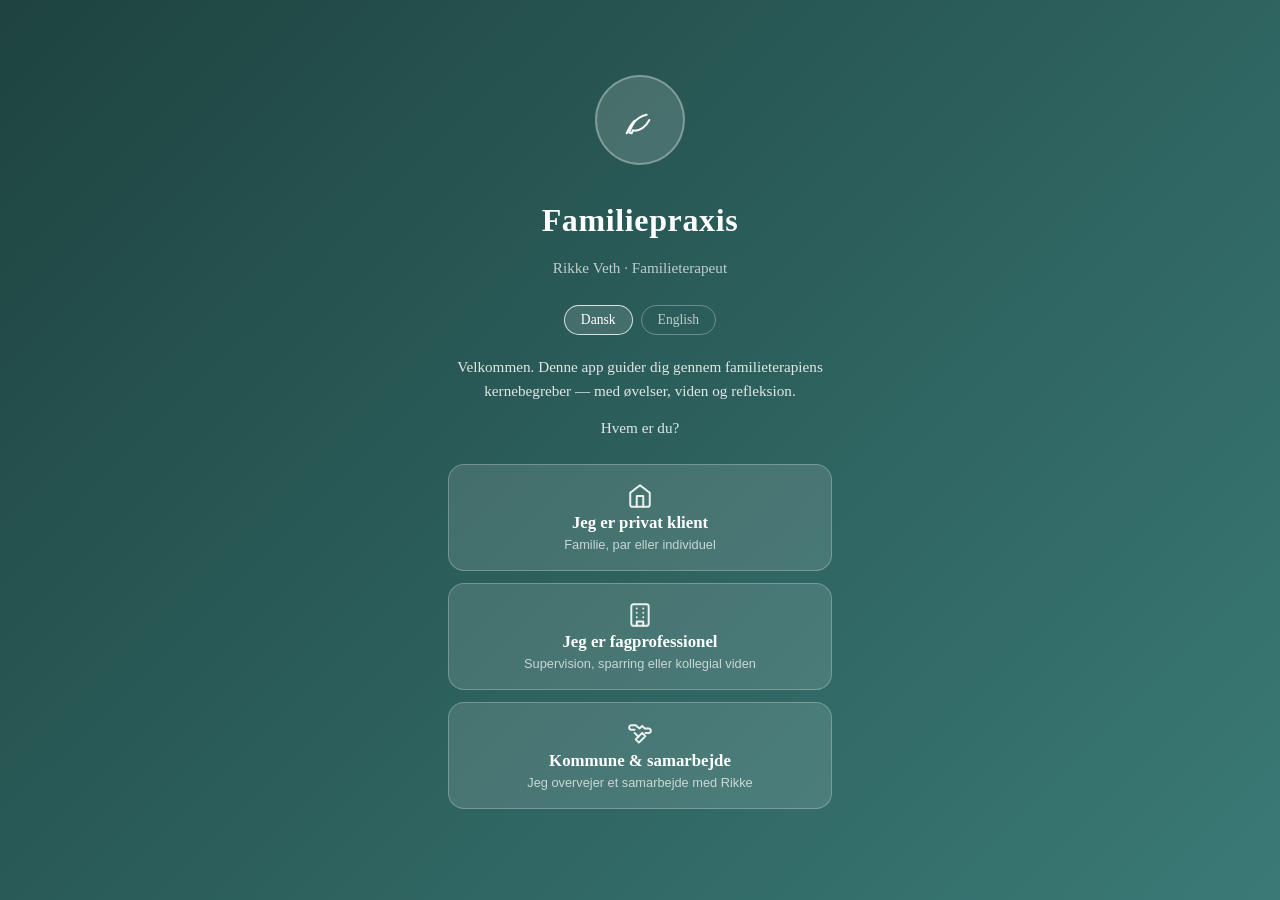
<file: index.html>
<!DOCTYPE html>
<html lang="da">
<head>
  <meta charset="UTF-8">
  <meta name="viewport" content="width=device-width, initial-scale=1.0, viewport-fit=cover">
  <meta name="apple-mobile-web-app-capable" content="yes">
  <meta name="apple-mobile-web-app-status-bar-style" content="default">
  <meta name="theme-color" content="#2C5F5C">
  <!-- Supabase — udfyld med dit projekts URL og anon key (se supabase/SETUP.md) -->
  <meta name="supabase-url" content="">
  <meta name="supabase-anon-key" content="">
  <title>Familiepraxis — Rikke Veth</title>
  <link rel="stylesheet" href="css/style.css">
</head>
<body>

  <!-- ========== TOP BAR ========== -->
  <header class="topbar">
    <button class="topbar-btn menu-btn" aria-label="Menu">
      <span class="hamburger-line"></span>
      <span class="hamburger-line"></span>
      <span class="hamburger-line"></span>
    </button>
    <div class="topbar-brand">
      <span class="brand-name">Familiepraxis</span>
    </div>
    <button class="topbar-btn search-btn" aria-label="Søg">
      <svg width="22" height="22" viewBox="0 0 24 24" fill="none" stroke="currentColor" stroke-width="2" stroke-linecap="round">
        <circle cx="11" cy="11" r="8"/><line x1="21" y1="21" x2="16.65" y2="16.65"/>
      </svg>
    </button>
  </header>

  <!-- ========== SIDE MENU ========== -->
  <div class="menu-overlay"></div>
  <nav class="side-menu" id="sideMenu">
    <div class="menu-header">
      <div class="menu-terapeut">
        <div class="menu-avatar">RV</div>
        <div>
          <div class="menu-terapeut-navn">Rikke Veth</div>
          <div class="menu-terapeut-titel">Familieterapeut</div>
        </div>
      </div>
      <button class="menu-close-btn" aria-label="Luk menu">&times;</button>
    </div>
    <div class="menu-body" id="menuBody"></div>
  </nav>

  <!-- ========== SEARCH OVERLAY ========== -->
  <div class="search-overlay" id="searchOverlay">
    <div class="search-container">
      <div class="search-input-wrap">
        <svg class="search-icon" width="20" height="20" viewBox="0 0 24 24" fill="none" stroke="currentColor" stroke-width="2" stroke-linecap="round">
          <circle cx="11" cy="11" r="8"/><line x1="21" y1="21" x2="16.65" y2="16.65"/>
        </svg>
        <input type="text" class="search-input" id="searchInput" placeholder="Søg i alt indhold..." autocomplete="off">
        <button class="search-clear" id="searchClear">&times;</button>
        <button class="search-close-btn" id="searchCloseBtn" aria-label="Luk søgning">&times;</button>
      </div>
      <div class="search-tags" id="searchTags"></div>
      <div class="search-results" id="searchResults"></div>
    </div>
  </div>

  <!-- ========== ONBOARDING ========== -->
  <div class="onboarding-overlay" id="onboarding">
    <div class="onboarding-content">
      <div class="onboarding-medallion">
        <div class="medallion-circle">
          <span class="medallion-icon"><svg width="32" height="32" viewBox="0 0 24 24" fill="none" stroke="currentColor" stroke-width="1.5" stroke-linecap="round" stroke-linejoin="round"><path d="M17 8C8 10 5.9 16.17 3.82 21.34L5.71 22l1-2.3A4.5 4.5 0 0 0 8 20c4 0 8.5-3 11-8"/><path d="M2 22c1.5-3.5 3-7 6-9.5"/></svg></span>
        </div>
      </div>
      <h1 class="onboarding-title">Familiepraxis</h1>
      <p class="onboarding-subtitle" id="onbSubtitle">Rikke Veth · Familieterapeut</p>
      <div class="onboarding-lang" id="onboardingLang">
        <button class="onboarding-lang-btn active" data-onb-lang="da">Dansk</button>
        <button class="onboarding-lang-btn" data-onb-lang="en">English</button>
      </div>
      <p class="onboarding-text" id="onbTekst">Velkommen. Denne app guider dig gennem familieterapiens kernebegreber — med øvelser, viden og refleksion.</p>
      <p class="onboarding-text" id="onbSpg">Hvem er du?</p>
      <div class="onboarding-buttons">
        <button class="onboarding-btn" data-perspektiv="privat">
          <span class="onboarding-btn-icon"><svg width="26" height="26" viewBox="0 0 24 24" fill="none" stroke="currentColor" stroke-width="1.8" stroke-linecap="round" stroke-linejoin="round"><path d="M3 9l9-7 9 7v11a2 2 0 0 1-2 2H5a2 2 0 0 1-2-2z"/><polyline points="9 22 9 12 15 12 15 22"/></svg></span>
          <span class="onboarding-btn-label" id="onbPrivatLabel">Jeg er privat klient</span>
          <span class="onboarding-btn-desc" id="onbPrivatDesc">Familie, par eller individuel</span>
        </button>
        <button class="onboarding-btn" data-perspektiv="professionel">
          <span class="onboarding-btn-icon"><svg width="26" height="26" viewBox="0 0 24 24" fill="none" stroke="currentColor" stroke-width="1.8" stroke-linecap="round" stroke-linejoin="round"><rect x="4" y="2" width="16" height="20" rx="2"/><line x1="9" y1="6" x2="9" y2="6.01"/><line x1="15" y1="6" x2="15" y2="6.01"/><line x1="9" y1="10" x2="9" y2="10.01"/><line x1="15" y1="10" x2="15" y2="10.01"/><line x1="9" y1="14" x2="9" y2="14.01"/><line x1="15" y1="14" x2="15" y2="14.01"/><path d="M9 22v-4h6v4"/></svg></span>
          <span class="onboarding-btn-label" id="onbProfLabel">Jeg er fagprofessionel</span>
          <span class="onboarding-btn-desc" id="onbProfDesc">Supervision, sparring eller kollegial viden</span>
        </button>
        <button class="onboarding-btn" data-perspektiv="kommune">
          <span class="onboarding-btn-icon"><svg width="26" height="26" viewBox="0 0 24 24" fill="none" stroke="currentColor" stroke-width="1.8" stroke-linecap="round" stroke-linejoin="round"><path d="M17 11h3a2 2 0 0 0 0-4h-3.5L14 4.5 11.5 7 8 4H4a2 2 0 0 0 0 4h3"/><path d="M7 11l3.5 3.5L14 11l3 3"/><path d="M10.5 14.5L8 17l3 3 5-5"/></svg></span>
          <span class="onboarding-btn-label" id="onbKomLabel">Kommune & samarbejde</span>
          <span class="onboarding-btn-desc" id="onbKomDesc">Jeg overvejer et samarbejde med Rikke</span>
        </button>
      </div>
    </div>
  </div>

  <!-- ========== MAIN CONTENT ========== -->
  <main class="app-main" id="appMain">

    <!-- PERSPEKTIV BAR (skjult — skift sker via hamburger-menu) -->
    <div class="perspektiv-bar" id="perspektivBar" style="display:none">
      <span class="perspektiv-label" id="perspektivLabel">Privat klient</span>
      <button class="perspektiv-switch" id="perspektivSwitch">Skift perspektiv</button>
    </div>

    <!-- ===== VIEW: HJEM ===== -->
    <section class="view view-hjem active" id="viewHjem">
      <!-- Morgen Check-in -->
      <div class="morgen-checkin" id="morgenCheckin" style="display:none"></div>

      <div class="hero-section">
        <div class="hero-text">
          <h2 class="hero-title">Relationer der bærer</h2>
          <p class="hero-desc" id="heroDesc">Udforsk de syv kerneområder i familieterapien. Tryk på en cirkel for at lære mere.</p>
        </div>
      </div>

      <!-- SVG Circle Diagram -->
      <div class="cirkel-container" id="cirkelContainer">
        <svg viewBox="0 0 520 530" class="cirkel-svg" id="cirkelSvg">

          <!-- Connection lines (dashed) -->
          <g class="connection-lines" id="connectionLines" opacity="0"></g>

          <!-- Center circle — 5% bigger: r 72→76 -->
          <g class="cirkel-group" data-cirkel="centrum" style="cursor:pointer">
            <circle cx="260" cy="260" r="76" class="cirkel-bg cirkel-centrum"/>
            <text x="260" y="252" class="cirkel-text cirkel-text-center" id="txtCentrum1">Familien</text>
            <text x="260" y="274" class="cirkel-text cirkel-text-center" id="txtCentrum2">i balance</text>
          </g>

          <!-- Outer circles — 10% bigger: r 56→62, moved further out -->
          <g class="cirkel-group" data-cirkel="relationer" style="cursor:pointer">
            <circle cx="260" cy="95" r="62" class="cirkel-bg cirkel-outer"/>
            <text x="260" y="89" class="cirkel-text" id="txtRelationer1">Relationer</text>
            <text x="260" y="107" class="cirkel-text" id="txtRelationer2">& tilknytning</text>
          </g>

          <g class="cirkel-group" data-cirkel="parterapi" style="cursor:pointer">
            <circle cx="403" cy="175" r="62" class="cirkel-bg cirkel-outer"/>
            <text x="403" y="169" class="cirkel-text" id="txtParterapi1">Parforholdet</text>
            <text x="403" y="187" class="cirkel-text" id="txtParterapi2">& nærvær</text>
          </g>

          <g class="cirkel-group" data-cirkel="familie" style="cursor:pointer">
            <circle cx="403" cy="345" r="62" class="cirkel-bg cirkel-outer"/>
            <text x="403" y="339" class="cirkel-text" id="txtFamilie1">Familien</text>
            <text x="403" y="357" class="cirkel-text" id="txtFamilie2">& samspil</text>
          </g>

          <g class="cirkel-group" data-cirkel="boern" style="cursor:pointer">
            <circle cx="260" cy="425" r="62" class="cirkel-bg cirkel-outer"/>
            <text x="260" y="419" class="cirkel-text" id="txtBoern1">Børnene</text>
            <text x="260" y="437" class="cirkel-text" id="txtBoern2">& trivsel</text>
          </g>

          <g class="cirkel-group" data-cirkel="aandedraet" style="cursor:pointer">
            <circle cx="117" cy="345" r="62" class="cirkel-bg cirkel-outer"/>
            <text x="117" y="339" class="cirkel-text" id="txtAandedraet1">Åndedræt</text>
            <text x="117" y="357" class="cirkel-text" id="txtAandedraet2">& krop</text>
          </g>

          <g class="cirkel-group" data-cirkel="individuel" style="cursor:pointer">
            <circle cx="117" cy="175" r="62" class="cirkel-bg cirkel-outer"/>
            <text x="117" y="169" class="cirkel-text" id="txtIndividuel1">Dig selv</text>
            <text x="117" y="187" class="cirkel-text" id="txtIndividuel2">& indre ro</text>
          </g>
        </svg>
      </div>
      <div class="dynamik-link-wrap">
        <button class="dynamik-link" id="dynamikLink">
          <span class="dynamik-link-icon"><svg width="18" height="18" viewBox="0 0 24 24" fill="none" stroke="currentColor" stroke-width="1.8" stroke-linecap="round" stroke-linejoin="round"><line x1="5" y1="12" x2="19" y2="12"/><polyline points="12 5 19 12 12 19"/></svg></span>
          <span class="dynamik-link-text">Forstå dynamikken — hvordan alting påvirker hinanden</span>
        </button>
      </div>
    </section>

    <!-- ===== VIEW: TRAPPEN ===== -->
    <section class="view view-trappen" id="viewTrappen">
      <button class="back-btn back-to-hjem"><svg width="18" height="18" viewBox="0 0 24 24" fill="none" stroke="currentColor" stroke-width="1.8" stroke-linecap="round" stroke-linejoin="round"><line x1="19" y1="12" x2="5" y2="12"/><polyline points="12 19 5 12 12 5"/></svg> Tilbage</button>
      <div class="view-page-icon">
        <svg width="44" height="44" viewBox="0 0 24 24" fill="none" stroke="currentColor" stroke-width="1.8" stroke-linecap="round" stroke-linejoin="round">
          <path d="M4 20h4v-4h4v-4h4v-4h4"/>
        </svg>
      </div>
      <h2 class="view-title">Nervesystemets trappe</h2>
      <p class="view-desc">Dit nervesystem styrer, hvordan du reagerer i pressede situationer — især i familien. Trappen hjælper dig med at genkende, hvor du er lige nu: tryg, aktiveret eller lukket ned. Når du kan mærke det, kan du også begynde at vælge anderledes. Tryk på det trin, der passer bedst.</p>
      <div class="trappe-container" id="trappeContainer"></div>
    </section>

    <!-- ===== VIEW: TEMAER ===== -->
    <section class="view view-temaer" id="viewTemaer">
      <button class="back-btn back-to-hjem"><svg width="18" height="18" viewBox="0 0 24 24" fill="none" stroke="currentColor" stroke-width="1.8" stroke-linecap="round" stroke-linejoin="round"><line x1="19" y1="12" x2="5" y2="12"/><polyline points="12 19 5 12 12 5"/></svg> Tilbage</button>
      <div class="view-page-icon">
        <svg width="44" height="44" viewBox="0 0 24 24" fill="none" stroke="currentColor" stroke-width="1.8" stroke-linecap="round" stroke-linejoin="round">
          <rect x="3" y="3" width="7" height="7" rx="1"/><rect x="14" y="3" width="7" height="7" rx="1"/><rect x="3" y="14" width="7" height="7" rx="1"/><rect x="14" y="14" width="7" height="7" rx="1"/>
        </svg>
      </div>
      <h2 class="view-title">Temaer</h2>
      <p class="view-desc">Her finder du de temaer, som familier i sårbare situationer oftest møder. Hvert tema afspejler noget, du måske kan genkende fra din egen hverdag — konflikter, tab, grænser eller den stille skam. Tryk på et tema for at læse mere og finde veje videre.</p>
      <div class="tema-grid" id="temaGrid"></div>
    </section>

    <!-- ===== VIEW: ØVELSER ===== -->
    <section class="view view-oevelser" id="viewOevelser">
      <button class="back-btn back-to-hjem"><svg width="18" height="18" viewBox="0 0 24 24" fill="none" stroke="currentColor" stroke-width="1.8" stroke-linecap="round" stroke-linejoin="round"><line x1="19" y1="12" x2="5" y2="12"/><polyline points="12 19 5 12 12 5"/></svg> Tilbage</button>
      <div class="view-page-icon">
        <svg width="44" height="44" viewBox="0 0 24 24" fill="none" stroke="currentColor" stroke-width="1.8" stroke-linecap="round" stroke-linejoin="round">
          <path d="M12 2a4 4 0 0 0-4 4c0 2 2 3 2 6h4c0-3 2-4 2-6a4 4 0 0 0-4-4z"/><line x1="10" y1="16" x2="14" y2="16"/><line x1="10" y1="19" x2="14" y2="19"/>
        </svg>
      </div>
      <h2 class="view-title">Øvelser & Refleksioner</h2>
      <p class="view-desc">Her finder du øvelser fra Rikkes terapeutiske værktøjskasse — og refleksionsspørgsmål, der hjælper dig med at mærke efter. Øvelserne kan bruges alene, med din partner eller med hele familien. Refleksionerne er dine — et stille rum til at tænke, skrive og følge din egen proces.</p>
      <div class="oevelse-list" id="oevelseList"></div>
    </section>

    <!-- ===== VIEW: MULIGT ===== -->
    <section class="view view-muligt" id="viewMuligt">
      <button class="back-btn back-to-hjem"><svg width="18" height="18" viewBox="0 0 24 24" fill="none" stroke="currentColor" stroke-width="1.8" stroke-linecap="round" stroke-linejoin="round"><line x1="19" y1="12" x2="5" y2="12"/><polyline points="12 19 5 12 12 5"/></svg> Tilbage</button>
      <div class="view-page-icon">
        <svg width="44" height="44" viewBox="0 0 24 24" fill="none" stroke="currentColor" stroke-width="1.8" stroke-linecap="round" stroke-linejoin="round">
          <rect x="3" y="3" width="18" height="18" rx="2"/><path d="M9 12l2 2 4-4"/>
        </svg>
      </div>
      <h2 class="view-title">Hvad er muligt lige nu?</h2>
      <p class="view-desc">Nogle gange handler det ikke om alt det svære — men om at se klart på, hvad der faktisk kan røres ved lige nu. Her kan du og din familie skabe overblik, én kasse ad gangen. Præcis som Rikke gør det i terapirummet.</p>
      <div class="muligt-board" id="muligtBoard"></div>
      <div class="muligt-actions">
        <button class="muligt-add-btn" id="muligtAddBtn">+ Tilføj ny kasse</button>
      </div>
      <div class="muligt-add-form" id="muligtAddForm" style="display:none;">
        <input type="text" class="muligt-input" id="muligtInput" placeholder="Skriv emne — fx &quot;Bolig&quot;, &quot;Skole&quot;, &quot;Min søvn&quot;..." maxlength="40">
        <div class="muligt-color-pick" id="muligtColorPick">
          <button class="muligt-color-dot" data-color="sage" style="background:#8BA89A;" title="Grøn"></button>
          <button class="muligt-color-dot" data-color="rose" style="background:#B8848F;" title="Rosa"></button>
          <button class="muligt-color-dot" data-color="amber" style="background:#C4A265;" title="Gylden"></button>
          <button class="muligt-color-dot" data-color="stone" style="background:#9E9589;" title="Varm grå"></button>
        </div>
        <div class="muligt-form-btns">
          <button class="muligt-form-save" id="muligtSave">Tilføj</button>
          <button class="muligt-form-cancel" id="muligtCancel">Annullér</button>
        </div>
      </div>
    </section>

    <!-- ===== VIEW: KOMMUNE ===== -->
    <section class="view view-kommune" id="viewKommune">
      <button class="back-btn back-to-hjem"><svg width="18" height="18" viewBox="0 0 24 24" fill="none" stroke="currentColor" stroke-width="1.8" stroke-linecap="round" stroke-linejoin="round"><line x1="19" y1="12" x2="5" y2="12"/><polyline points="12 19 5 12 12 5"/></svg> Tilbage</button>
      <div class="kommune-content" id="kommuneContent"></div>
    </section>

    <!-- ===== VIEW: DYNAMIK ===== -->
    <section class="view view-dynamik" id="viewDynamik">
      <button class="back-btn back-to-hjem"><svg width="18" height="18" viewBox="0 0 24 24" fill="none" stroke="currentColor" stroke-width="1.8" stroke-linecap="round" stroke-linejoin="round"><line x1="19" y1="12" x2="5" y2="12"/><polyline points="12 19 5 12 12 5"/></svg> Tilbage til forsiden</button>
      <div class="dynamik-content" id="dynamikContent"></div>
    </section>

    <!-- ===== VIEW: VURDERING (Assessment) ===== -->
    <section class="view view-vurdering" id="viewVurdering">
      <button class="back-btn back-to-dynamik" id="backFromVurdering"><svg width="18" height="18" viewBox="0 0 24 24" fill="none" stroke="currentColor" stroke-width="1.8" stroke-linecap="round" stroke-linejoin="round"><line x1="19" y1="12" x2="5" y2="12"/><polyline points="12 19 5 12 12 5"/></svg> Tilbage</button>
      <div class="vurdering-content" id="vurderingContent"></div>
    </section>

    <!-- ===== VIEW: VURDERING RESULTAT ===== -->
    <section class="view view-vurderingResultat" id="viewVurderingResultat">
      <button class="back-btn" id="backFromResultat"><svg width="18" height="18" viewBox="0 0 24 24" fill="none" stroke="currentColor" stroke-width="1.8" stroke-linecap="round" stroke-linejoin="round"><line x1="19" y1="12" x2="5" y2="12"/><polyline points="12 19 5 12 12 5"/></svg> Tilbage</button>
      <div class="vurdering-resultat-content" id="vurderingResultatContent"></div>
    </section>

    <!-- ===== VIEW: VURDERING HISTORIK (Timeline) ===== -->
    <section class="view view-vurderingHistorik" id="viewVurderingHistorik">
      <button class="back-btn" id="backFromHistorik"><svg width="18" height="18" viewBox="0 0 24 24" fill="none" stroke="currentColor" stroke-width="1.8" stroke-linecap="round" stroke-linejoin="round"><line x1="19" y1="12" x2="5" y2="12"/><polyline points="12 19 5 12 12 5"/></svg> Tilbage</button>
      <div class="vurdering-historik-content" id="vurderingHistorikContent"></div>
    </section>

    <!-- ===== VIEW: FAVORITTER ===== -->
    <section class="view view-favoritter" id="viewFavoritter">
      <button class="back-btn back-to-hjem"><svg width="18" height="18" viewBox="0 0 24 24" fill="none" stroke="currentColor" stroke-width="1.8" stroke-linecap="round" stroke-linejoin="round"><line x1="19" y1="12" x2="5" y2="12"/><polyline points="12 19 5 12 12 5"/></svg> Tilbage</button>
      <h2 class="view-title">Mine favoritter</h2>
      <p class="view-desc">Indhold du har gemt til senere. Tryk på et element for at gå til det.</p>
      <div id="favoritterContent"></div>
    </section>

    <!-- ===== VIEW: NYHEDSBREV ===== -->
    <section class="view view-nyhedsbrev" id="viewNyhedsbrev">
      <button class="back-btn back-to-hjem"><svg width="18" height="18" viewBox="0 0 24 24" fill="none" stroke="currentColor" stroke-width="1.8" stroke-linecap="round" stroke-linejoin="round"><line x1="19" y1="12" x2="5" y2="12"/><polyline points="12 19 5 12 12 5"/></svg> Tilbage</button>
      <div id="nyhedsbrevContent"></div>
    </section>

    <!-- ===== VIEW: CIRKEL DETAIL ===== -->
    <section class="view view-cirkeldetalje" id="viewCirkelDetalje">
      <button class="back-btn" id="backFromCirkel"><svg width="18" height="18" viewBox="0 0 24 24" fill="none" stroke="currentColor" stroke-width="1.8" stroke-linecap="round" stroke-linejoin="round"><line x1="19" y1="12" x2="5" y2="12"/><polyline points="12 19 5 12 12 5"/></svg> Tilbage</button>
      <div id="cirkelDetaljeContent"></div>
    </section>

  </main>

  <!-- ========== BOTTOM NAV ========== -->
  <nav class="bottom-nav" id="bottomNav">
    <button class="nav-btn active" data-view="hjem">
      <svg width="22" height="22" viewBox="0 0 24 24" fill="none" stroke="currentColor" stroke-width="2" stroke-linecap="round" stroke-linejoin="round">
        <circle cx="12" cy="12" r="10"/><circle cx="12" cy="12" r="4"/>
      </svg>
      <span>Hjem</span>
    </button>
    <button class="nav-btn" data-view="trappen">
      <svg width="22" height="22" viewBox="0 0 24 24" fill="none" stroke="currentColor" stroke-width="2" stroke-linecap="round" stroke-linejoin="round">
        <path d="M4 20h4v-4h4v-4h4v-4h4"/>
      </svg>
      <span>Trappen</span>
    </button>
    <button class="nav-btn" data-view="temaer">
      <svg width="22" height="22" viewBox="0 0 24 24" fill="none" stroke="currentColor" stroke-width="2" stroke-linecap="round" stroke-linejoin="round">
        <rect x="3" y="3" width="7" height="7" rx="1"/><rect x="14" y="3" width="7" height="7" rx="1"/><rect x="3" y="14" width="7" height="7" rx="1"/><rect x="14" y="14" width="7" height="7" rx="1"/>
      </svg>
      <span>Temaer</span>
    </button>
    <button class="nav-btn" data-view="oevelser">
      <svg width="22" height="22" viewBox="0 0 24 24" fill="none" stroke="currentColor" stroke-width="2" stroke-linecap="round" stroke-linejoin="round">
        <path d="M12 2a4 4 0 0 0-4 4c0 2 2 3 2 6h4c0-3 2-4 2-6a4 4 0 0 0-4-4z"/><line x1="10" y1="16" x2="14" y2="16"/><line x1="10" y1="19" x2="14" y2="19"/>
      </svg>
      <span>Øvelser</span>
    </button>
    <button class="nav-btn" data-view="muligt">
      <svg width="22" height="22" viewBox="0 0 24 24" fill="none" stroke="currentColor" stroke-width="2" stroke-linecap="round" stroke-linejoin="round">
        <rect x="3" y="3" width="18" height="18" rx="2"/><path d="M9 12l2 2 4-4"/>
      </svg>
      <span>Lige nu</span>
    </button>
  </nav>

  <script src="js/data.js"></script>
  <script src="js/data-en.js"></script>
  <script src="js/supabase.js"></script>
  <script src="js/app.js"></script>
</body>
</html>
</file>
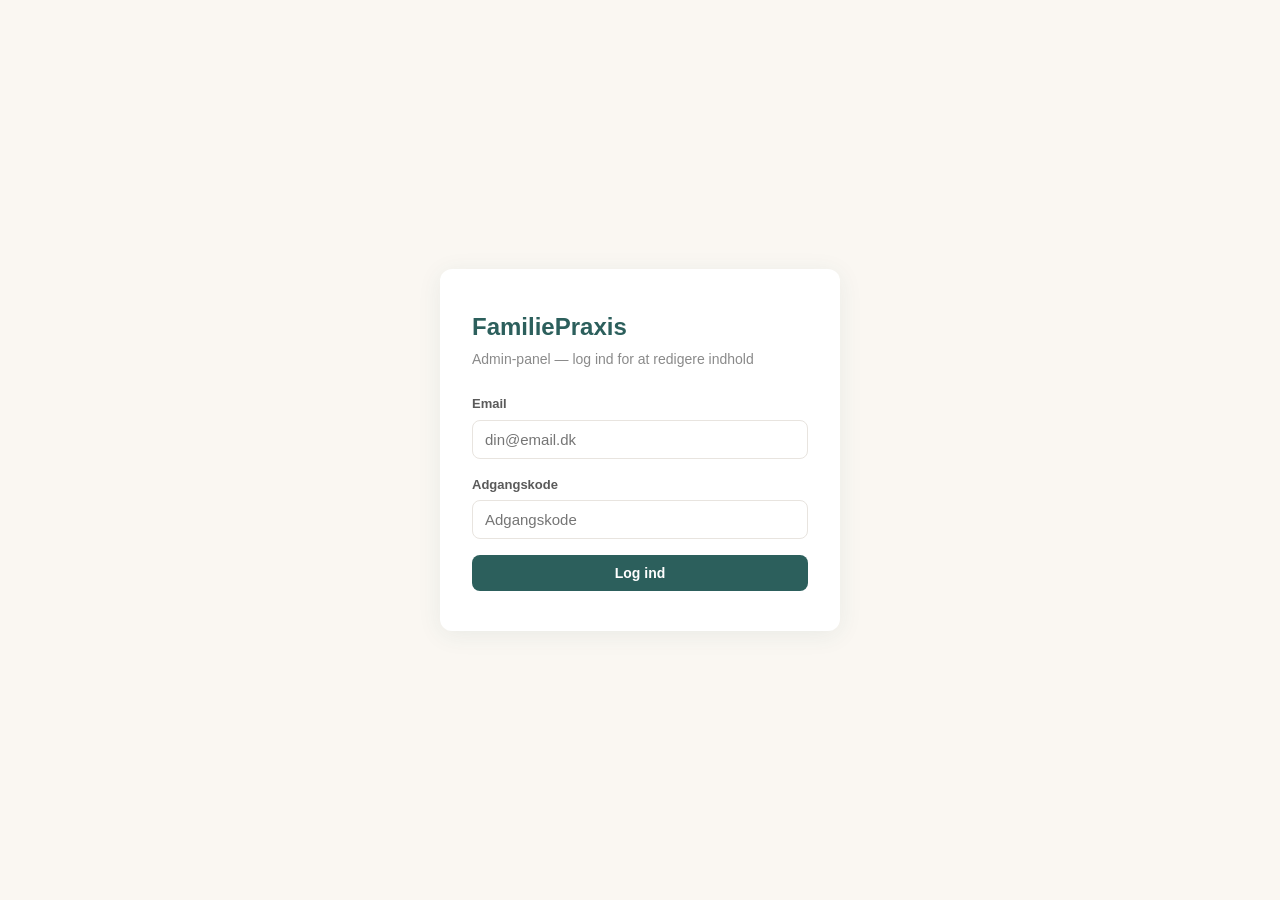
<file: admin.html>
<!DOCTYPE html>
<html lang="da">
<head>
  <meta charset="UTF-8">
  <meta name="viewport" content="width=device-width, initial-scale=1.0">
  <meta name="supabase-url" content="">
  <meta name="supabase-anon-key" content="">
  <title>FamiliePraxis — Admin</title>
  <style>
    /* ---------- Variables ---------- */
    :root {
      --primary: #2C5F5C;
      --primary-light: #8BA89A;
      --primary-pale: #E8F0EF;
      --bg: #FAF7F2;
      --text: #2D2A26;
      --text-light: #5A5A5A;
      --text-muted: #8A8A8A;
      --card-bg: #FFFFFF;
      --border: #E8E4DF;
      --danger: #C0392B;
      --danger-light: #FADBD8;
      --success: #27AE60;
      --success-light: #D5F5E3;
      --shadow: rgba(44, 95, 92, 0.08);
    }

    /* ---------- Reset ---------- */
    *, *::before, *::after { box-sizing: border-box; margin: 0; padding: 0; }
    html { -webkit-text-size-adjust: 100%; }

    body {
      font-family: -apple-system, BlinkMacSystemFont, 'Segoe UI', Roboto, sans-serif;
      background: var(--bg);
      color: var(--text);
      line-height: 1.5;
      min-height: 100vh;
    }

    /* ---------- Login ---------- */
    .login-screen {
      display: flex;
      align-items: center;
      justify-content: center;
      min-height: 100vh;
      padding: 24px;
    }
    .login-box {
      background: var(--card-bg);
      border-radius: 12px;
      padding: 40px 32px;
      max-width: 400px;
      width: 100%;
      box-shadow: 0 4px 24px var(--shadow);
    }
    .login-box h1 {
      color: var(--primary);
      font-size: 24px;
      margin-bottom: 4px;
    }
    .login-box p {
      color: var(--text-muted);
      margin-bottom: 24px;
      font-size: 14px;
    }
    .form-group {
      margin-bottom: 16px;
    }
    .form-group label {
      display: block;
      font-size: 13px;
      font-weight: 600;
      color: var(--text-light);
      margin-bottom: 6px;
    }
    .form-group input,
    .form-group textarea,
    .form-group select {
      width: 100%;
      padding: 10px 12px;
      border: 1px solid var(--border);
      border-radius: 8px;
      font-size: 15px;
      font-family: inherit;
      color: var(--text);
      background: var(--card-bg);
      transition: border-color 0.2s;
    }
    .form-group input:focus,
    .form-group textarea:focus,
    .form-group select:focus {
      outline: none;
      border-color: var(--primary);
      box-shadow: 0 0 0 3px var(--primary-pale);
    }
    .form-group textarea {
      min-height: 100px;
      resize: vertical;
    }
    .login-error {
      color: var(--danger);
      font-size: 13px;
      margin-bottom: 12px;
      display: none;
    }

    /* ---------- Buttons ---------- */
    .btn {
      display: inline-flex;
      align-items: center;
      gap: 6px;
      padding: 10px 20px;
      border: none;
      border-radius: 8px;
      font-size: 14px;
      font-weight: 600;
      font-family: inherit;
      cursor: pointer;
      transition: opacity 0.2s, transform 0.1s;
    }
    .btn:active { transform: scale(0.97); }
    .btn:disabled { opacity: 0.5; cursor: not-allowed; }

    .btn-primary {
      background: var(--primary);
      color: #fff;
    }
    .btn-primary:hover { opacity: 0.9; }

    .btn-secondary {
      background: var(--primary-pale);
      color: var(--primary);
    }

    .btn-danger {
      background: var(--danger-light);
      color: var(--danger);
    }

    .btn-success {
      background: var(--success-light);
      color: var(--success);
    }

    .btn-sm {
      padding: 6px 12px;
      font-size: 13px;
    }

    .btn-full {
      width: 100%;
      justify-content: center;
    }

    /* ---------- Admin Layout ---------- */
    .admin-app {
      display: none;
      min-height: 100vh;
    }

    .admin-topbar {
      background: var(--primary);
      color: #fff;
      padding: 0 24px;
      height: 56px;
      display: flex;
      align-items: center;
      justify-content: space-between;
      position: sticky;
      top: 0;
      z-index: 100;
    }
    .admin-topbar h1 {
      font-size: 17px;
      font-weight: 700;
    }
    .admin-topbar .user-info {
      display: flex;
      align-items: center;
      gap: 12px;
      font-size: 13px;
    }
    .admin-topbar .user-info span {
      opacity: 0.8;
    }
    .btn-logout {
      background: rgba(255,255,255,0.15);
      color: #fff;
      border: none;
      padding: 6px 14px;
      border-radius: 8px;
      font-size: 13px;
      font-weight: 600;
      cursor: pointer;
    }
    .btn-logout:hover { background: rgba(255,255,255,0.25); }

    .hamburger-btn {
      display: none;
      background: none;
      border: none;
      color: #fff;
      cursor: pointer;
      padding: 4px;
    }

    .admin-body {
      display: flex;
      min-height: calc(100vh - 56px);
    }

    /* ---------- Sidebar ---------- */
    .admin-sidebar {
      width: 220px;
      background: var(--card-bg);
      border-right: 1px solid var(--border);
      padding: 16px 0;
      flex-shrink: 0;
    }
    .admin-sidebar .nav-item {
      display: flex;
      align-items: center;
      gap: 10px;
      padding: 10px 20px;
      font-size: 14px;
      color: var(--text-light);
      cursor: pointer;
      transition: background 0.15s, color 0.15s;
      border: none;
      background: none;
      width: 100%;
      text-align: left;
      font-family: inherit;
    }
    .admin-sidebar .nav-item:hover {
      background: var(--primary-pale);
      color: var(--primary);
    }
    .admin-sidebar .nav-item.active {
      background: var(--primary-pale);
      color: var(--primary);
      font-weight: 600;
    }
    .admin-sidebar .nav-item .nav-icon {
      width: 18px;
      text-align: center;
      font-size: 16px;
    }

    /* ---------- Content Area ---------- */
    .admin-content {
      flex: 1;
      padding: 24px;
      max-width: 900px;
    }

    .section { display: none; }
    .section.active { display: block; }

    .section-header {
      display: flex;
      align-items: center;
      justify-content: space-between;
      margin-bottom: 20px;
    }
    .section-header h2 {
      font-size: 22px;
      color: var(--primary);
    }

    /* ---------- Table ---------- */
    .data-table {
      width: 100%;
      border-collapse: collapse;
      background: var(--card-bg);
      border-radius: 12px;
      overflow: hidden;
      box-shadow: 0 1px 4px var(--shadow);
    }
    .data-table th,
    .data-table td {
      padding: 12px 16px;
      text-align: left;
      font-size: 14px;
      border-bottom: 1px solid var(--border);
    }
    .data-table th {
      background: var(--primary-pale);
      color: var(--primary);
      font-weight: 600;
      font-size: 12px;
      text-transform: uppercase;
      letter-spacing: 0.5px;
    }
    .data-table tr:last-child td { border-bottom: none; }
    .data-table tr:hover td { background: #FAFAFA; }

    .table-actions {
      display: flex;
      gap: 6px;
    }

    .badge {
      display: inline-block;
      padding: 2px 8px;
      border-radius: 10px;
      font-size: 11px;
      font-weight: 600;
    }
    .badge-active {
      background: var(--success-light);
      color: var(--success);
    }
    .badge-inactive {
      background: var(--danger-light);
      color: var(--danger);
    }

    /* ---------- Form Card ---------- */
    .form-card {
      background: var(--card-bg);
      border-radius: 12px;
      padding: 24px;
      box-shadow: 0 1px 4px var(--shadow);
      margin-bottom: 24px;
    }
    .form-card h3 {
      color: var(--primary);
      font-size: 18px;
      margin-bottom: 16px;
    }
    .form-row {
      display: flex;
      gap: 16px;
    }
    .form-row .form-group {
      flex: 1;
    }

    /* ---------- Dynamic Array ---------- */
    .array-container {
      margin-bottom: 16px;
    }
    .array-container label {
      display: block;
      font-size: 13px;
      font-weight: 600;
      color: var(--text-light);
      margin-bottom: 6px;
    }
    .array-item {
      display: flex;
      gap: 8px;
      align-items: flex-start;
      margin-bottom: 8px;
    }
    .array-item input,
    .array-item textarea {
      flex: 1;
      padding: 8px 10px;
      border: 1px solid var(--border);
      border-radius: 8px;
      font-size: 14px;
      font-family: inherit;
      color: var(--text);
    }
    .array-item input:focus,
    .array-item textarea:focus {
      outline: none;
      border-color: var(--primary);
    }
    .btn-remove-item {
      background: var(--danger-light);
      color: var(--danger);
      border: none;
      border-radius: 6px;
      width: 32px;
      height: 32px;
      font-size: 18px;
      cursor: pointer;
      flex-shrink: 0;
    }

    /* ---------- Checkbox Group ---------- */
    .checkbox-group {
      display: flex;
      flex-wrap: wrap;
      gap: 8px;
      margin-top: 6px;
    }
    .checkbox-group label {
      display: flex;
      align-items: center;
      gap: 6px;
      font-size: 13px;
      font-weight: 400;
      cursor: pointer;
      padding: 4px 10px;
      border: 1px solid var(--border);
      border-radius: 8px;
      transition: background 0.15s;
    }
    .checkbox-group label:has(input:checked) {
      background: var(--primary-pale);
      border-color: var(--primary-light);
    }
    .checkbox-group input[type="checkbox"] {
      width: 16px;
      height: 16px;
      accent-color: var(--primary);
    }

    /* ---------- Toggle ---------- */
    .toggle-wrap {
      display: flex;
      align-items: center;
      gap: 10px;
    }
    .toggle {
      position: relative;
      width: 44px;
      height: 24px;
      appearance: none;
      -webkit-appearance: none;
      background: var(--border);
      border-radius: 12px;
      cursor: pointer;
      transition: background 0.2s;
      border: none;
    }
    .toggle:checked {
      background: var(--primary);
    }
    .toggle::after {
      content: '';
      position: absolute;
      top: 3px;
      left: 3px;
      width: 18px;
      height: 18px;
      background: #fff;
      border-radius: 50%;
      transition: transform 0.2s;
    }
    .toggle:checked::after {
      transform: translateX(20px);
    }

    /* ---------- Morgen Check-in Svar ---------- */
    .svar-container {
      margin-top: 8px;
    }
    .svar-item {
      background: #FAFAF8;
      border: 1px solid var(--border);
      border-radius: 8px;
      padding: 12px;
      margin-bottom: 10px;
    }
    .svar-item h4 {
      font-size: 13px;
      color: var(--primary);
      margin-bottom: 8px;
    }
    .svar-item .form-group {
      margin-bottom: 10px;
    }

    /* ---------- Loading / Messages ---------- */
    .loading {
      text-align: center;
      padding: 40px;
      color: var(--text-muted);
      font-size: 14px;
    }
    .toast {
      position: fixed;
      bottom: 24px;
      right: 24px;
      padding: 12px 20px;
      border-radius: 8px;
      font-size: 14px;
      font-weight: 600;
      color: #fff;
      z-index: 1000;
      transform: translateY(80px);
      opacity: 0;
      transition: transform 0.3s, opacity 0.3s;
    }
    .toast.show {
      transform: translateY(0);
      opacity: 1;
    }
    .toast-success { background: var(--success); }
    .toast-error { background: var(--danger); }

    /* ---------- Subscribers ---------- */
    .export-bar {
      display: flex;
      align-items: center;
      justify-content: space-between;
      margin-bottom: 16px;
    }
    .subscriber-count {
      font-size: 14px;
      color: var(--text-muted);
    }

    /* ---------- Responsive ---------- */
    @media (max-width: 768px) {
      .admin-sidebar {
        position: fixed;
        top: 56px;
        left: -260px;
        width: 260px;
        height: calc(100vh - 56px);
        z-index: 90;
        transition: left 0.25s;
        box-shadow: 4px 0 16px var(--shadow);
      }
      .admin-sidebar.open {
        left: 0;
      }
      .sidebar-overlay {
        display: none;
        position: fixed;
        inset: 56px 0 0 0;
        background: rgba(0,0,0,0.3);
        z-index: 80;
      }
      .sidebar-overlay.show {
        display: block;
      }
      .hamburger-btn {
        display: block;
      }
      .admin-content {
        padding: 16px;
      }
      .form-row {
        flex-direction: column;
        gap: 0;
      }
      .data-table {
        font-size: 13px;
      }
      .data-table th,
      .data-table td {
        padding: 10px 12px;
      }
    }
  </style>
</head>
<body>

  <!-- Login -->
  <div id="login-screen" class="login-screen">
    <div class="login-box">
      <h1>FamiliePraxis</h1>
      <p>Admin-panel — log ind for at redigere indhold</p>
      <div id="login-error" class="login-error"></div>
      <form id="login-form">
        <div class="form-group">
          <label for="login-email">Email</label>
          <input type="email" id="login-email" required placeholder="din@email.dk">
        </div>
        <div class="form-group">
          <label for="login-password">Adgangskode</label>
          <input type="password" id="login-password" required placeholder="Adgangskode">
        </div>
        <button type="submit" class="btn btn-primary btn-full" id="login-btn">Log ind</button>
      </form>
    </div>
  </div>

  <!-- Admin App -->
  <div id="admin-app" class="admin-app">

    <!-- Topbar -->
    <div class="admin-topbar">
      <div style="display:flex;align-items:center;gap:12px;">
        <button class="hamburger-btn" id="hamburger-btn" aria-label="Menu">
          <svg width="24" height="24" viewBox="0 0 24 24" fill="none" stroke="currentColor" stroke-width="2" stroke-linecap="round"><line x1="3" y1="6" x2="21" y2="6"/><line x1="3" y1="12" x2="21" y2="12"/><line x1="3" y1="18" x2="21" y2="18"/></svg>
        </button>
        <h1>FamiliePraxis Admin</h1>
      </div>
      <div class="user-info">
        <span id="user-email"></span>
        <button class="btn-logout" id="logout-btn">Log ud</button>
      </div>
    </div>

    <div class="admin-body">

      <!-- Sidebar -->
      <div class="sidebar-overlay" id="sidebar-overlay"></div>
      <nav class="admin-sidebar" id="admin-sidebar">
        <button class="nav-item active" data-section="exercises">
          <span class="nav-icon">&#9997;</span> Øvelser
        </button>
        <button class="nav-item" data-section="themes">
          <span class="nav-icon">&#128218;</span> Temaer
        </button>
        <button class="nav-item" data-section="circles">
          <span class="nav-icon">&#9711;</span> Cirkler
        </button>
        <button class="nav-item" data-section="ladder">
          <span class="nav-icon">&#128694;</span> Trappen
        </button>
        <button class="nav-item" data-section="checkins">
          <span class="nav-icon">&#9728;</span> Morgen Check-in
        </button>
        <button class="nav-item" data-section="subscribers">
          <span class="nav-icon">&#9993;</span> Email-tilmeldinger
        </button>
      </nav>

      <!-- Content -->
      <main class="admin-content">

        <!-- Øvelser -->
        <div id="section-exercises" class="section active">
          <div class="section-header">
            <h2>Øvelser</h2>
            <button class="btn btn-primary btn-sm" id="btn-new-exercise">+ Ny øvelse</button>
          </div>
          <div id="exercise-form-area"></div>
          <div id="exercise-list"><div class="loading">Indlæser...</div></div>
        </div>

        <!-- Temaer -->
        <div id="section-themes" class="section">
          <div class="section-header">
            <h2>Temaer</h2>
            <button class="btn btn-primary btn-sm" id="btn-new-theme">+ Nyt tema</button>
          </div>
          <div id="theme-form-area"></div>
          <div id="theme-list"><div class="loading">Indlæser...</div></div>
        </div>

        <!-- Cirkler -->
        <div id="section-circles" class="section">
          <div class="section-header">
            <h2>Cirkler</h2>
          </div>
          <div id="circle-form-area"></div>
          <div id="circle-list"><div class="loading">Indlæser...</div></div>
        </div>

        <!-- Trappen -->
        <div id="section-ladder" class="section">
          <div class="section-header">
            <h2>Trappen</h2>
          </div>
          <div id="ladder-list"><div class="loading">Indlæser...</div></div>
        </div>

        <!-- Morgen Check-in -->
        <div id="section-checkins" class="section">
          <div class="section-header">
            <h2>Morgen Check-in</h2>
            <button class="btn btn-primary btn-sm" id="btn-new-checkin">+ Ny check-in</button>
          </div>
          <div id="checkin-form-area"></div>
          <div id="checkin-list"><div class="loading">Indlæser...</div></div>
        </div>

        <!-- Email-tilmeldinger -->
        <div id="section-subscribers" class="section">
          <div class="section-header">
            <h2>Email-tilmeldinger</h2>
          </div>
          <div class="export-bar">
            <span class="subscriber-count" id="subscriber-count"></span>
            <button class="btn btn-secondary btn-sm" id="btn-export-csv">Eksporter CSV</button>
          </div>
          <div id="subscriber-list"><div class="loading">Indlæser...</div></div>
        </div>

      </main>
    </div>
  </div>

  <!-- Toast -->
  <div id="toast" class="toast"></div>

  <script src="js/supabase.js"></script>
  <script src="js/admin.js"></script>
</body>
</html>
</file>
<file: css/style.css>
/* ============================================================
   FamiliePraxis — Stylesheet
   Rikke Veth · Familieterapeut · Frederiksberg
   ============================================================ */

/* ---------- CSS Variables ---------- */
:root {
  --primary: #2C5F5C;
  --primary-light: #3A7A76;
  --primary-pale: #E8F0EF;
  --primary-dark: #1E4340;
  --accent: #C4956A;
  --accent-light: #E8D5C0;
  --bg: #FAF8F5;
  --bg-card: #FFFFFF;
  --text: #2C2C2C;
  --text-light: #5A5A5A;
  --text-muted: #8A8A8A;
  --border: #E8E4DF;
  --shadow: rgba(44, 95, 92, 0.08);
  --shadow-md: rgba(44, 95, 92, 0.12);
  --radius: 16px;
  --radius-sm: 10px;
  --radius-xs: 6px;

  /* Nervous system colors */
  --sage: #6B8F71;
  --sage-bg: #EDF3EE;
  --amber: #B8956A;
  --amber-bg: #F5EDE3;
  --rose: #9E6B7B;
  --rose-bg: #F3EAED;

  --topbar-h: 56px;
  --bottomnav-h: 72px;
  --safe-top: env(safe-area-inset-top, 0px);
  --safe-bottom: env(safe-area-inset-bottom, 0px);
}

/* ---------- Reset & Base ---------- */
*, *::before, *::after {
  box-sizing: border-box;
  margin: 0;
  padding: 0;
}

html {
  -webkit-text-size-adjust: 100%;
  scroll-behavior: smooth;
}

body {
  font-family: Georgia, 'Times New Roman', serif;
  background: var(--bg);
  color: var(--text);
  line-height: 1.7;
  min-height: 100vh;
  min-height: 100dvh;
  overflow-x: hidden;
  -webkit-font-smoothing: antialiased;
}

/* ---------- Top Bar ---------- */
.topbar {
  position: fixed;
  top: 0;
  left: 0;
  right: 0;
  height: calc(var(--topbar-h) + var(--safe-top));
  padding-top: var(--safe-top);
  background: var(--primary);
  display: flex;
  align-items: center;
  justify-content: space-between;
  padding-left: 16px;
  padding-right: 16px;
  z-index: 100;
}

.topbar-btn {
  background: none;
  border: none;
  color: rgba(255,255,255,0.9);
  cursor: pointer;
  width: 40px;
  height: 40px;
  display: flex;
  align-items: center;
  justify-content: center;
  border-radius: 50%;
  transition: background 0.2s;
}

.topbar-btn:hover {
  background: rgba(255,255,255,0.12);
}

.hamburger-line {
  display: block;
  width: 20px;
  height: 2px;
  background: rgba(255,255,255,0.9);
  border-radius: 2px;
  transition: all 0.3s;
}

.menu-btn {
  flex-direction: column;
  gap: 4px;
}

.brand-name {
  color: #fff;
  font-size: 1.15rem;
  font-weight: 600;
  letter-spacing: 0.04em;
}

/* ---------- Side Menu ---------- */
.menu-overlay {
  position: fixed;
  inset: 0;
  background: rgba(0,0,0,0.4);
  z-index: 200;
  opacity: 0;
  pointer-events: none;
  transition: opacity 0.3s;
}

.menu-overlay.active {
  opacity: 1;
  pointer-events: auto;
}

.side-menu {
  position: fixed;
  top: 0;
  left: 0;
  bottom: 0;
  width: 300px;
  max-width: 85vw;
  background: var(--bg);
  z-index: 201;
  transform: translateX(-100%);
  transition: transform 0.35s cubic-bezier(0.4, 0, 0.2, 1);
  display: flex;
  flex-direction: column;
  overflow: hidden;
}

.side-menu.open {
  transform: translateX(0);
}

.menu-header {
  padding: 24px 20px 16px;
  padding-top: calc(24px + var(--safe-top));
  background: var(--primary);
  display: flex;
  align-items: flex-start;
  justify-content: space-between;
}

.menu-terapeut {
  display: flex;
  align-items: center;
  gap: 12px;
}

.menu-avatar {
  width: 44px;
  height: 44px;
  border-radius: 50%;
  background: rgba(255,255,255,0.2);
  color: #fff;
  display: flex;
  align-items: center;
  justify-content: center;
  font-size: 0.9rem;
  font-weight: 600;
  letter-spacing: 0.04em;
}

.menu-terapeut-navn {
  color: #fff;
  font-size: 1rem;
  font-weight: 600;
}

.menu-terapeut-titel {
  color: rgba(255,255,255,0.7);
  font-size: 0.82rem;
}

.menu-close-btn {
  background: none;
  border: none;
  color: rgba(255,255,255,0.8);
  font-size: 1.8rem;
  cursor: pointer;
  line-height: 1;
}

.menu-body {
  flex: 1;
  overflow-y: auto;
  padding: 16px 20px 32px;
}

.menu-section {
  margin-bottom: 24px;
}

.menu-section-title {
  font-size: 0.72rem;
  text-transform: uppercase;
  letter-spacing: 0.1em;
  color: var(--text-muted);
  margin-bottom: 10px;
  font-family: -apple-system, BlinkMacSystemFont, sans-serif;
}

.menu-terapeut-foto {
  width: 100px;
  height: 100px;
  border-radius: 50%;
  object-fit: cover;
  border: 3px solid var(--primary-pale);
  box-shadow: 0 2px 8px rgba(0,0,0,0.1);
}

.menu-link {
  display: block;
  padding: 10px 0;
  color: var(--text);
  text-decoration: none;
  font-size: 0.95rem;
  border-bottom: 1px solid var(--border);
  cursor: pointer;
  transition: color 0.2s;
}

.menu-link:hover {
  color: var(--primary);
}

.menu-toggle-row {
  display: flex;
  align-items: center;
  justify-content: space-between;
  padding: 10px 0;
  border-bottom: 1px solid var(--border);
}

.menu-toggle-label {
  font-size: 0.9rem;
  color: var(--text);
}

.menu-toggle {
  position: relative;
  width: 44px;
  height: 24px;
}

.menu-toggle input {
  opacity: 0;
  width: 0;
  height: 0;
}

.menu-toggle-slider {
  position: absolute;
  inset: 0;
  background: var(--border);
  border-radius: 12px;
  cursor: pointer;
  transition: background 0.3s;
}

.menu-toggle-slider::after {
  content: '';
  position: absolute;
  top: 2px;
  left: 2px;
  width: 20px;
  height: 20px;
  background: #fff;
  border-radius: 50%;
  transition: transform 0.3s;
}

.menu-toggle input:checked + .menu-toggle-slider {
  background: var(--primary);
}

.menu-toggle input:checked + .menu-toggle-slider::after {
  transform: translateX(20px);
}

.menu-info {
  font-size: 0.82rem;
  color: var(--text-muted);
  line-height: 1.5;
  font-family: -apple-system, BlinkMacSystemFont, sans-serif;
}

.menu-email-signup {
  display: flex;
  gap: 8px;
  margin-top: 10px;
}

.menu-email-input {
  flex: 1;
  padding: 10px 12px;
  border: 1px solid var(--border);
  border-radius: 8px;
  font-size: 0.9rem;
  font-family: -apple-system, BlinkMacSystemFont, sans-serif;
  background: var(--card-bg);
  color: var(--text);
  outline: none;
  transition: border-color 0.2s;
}

.menu-email-input:focus {
  border-color: var(--primary);
}

.menu-email-btn {
  padding: 10px 16px;
  background: var(--primary);
  color: #fff;
  border: none;
  border-radius: 8px;
  font-size: 0.85rem;
  font-weight: 600;
  cursor: pointer;
  white-space: nowrap;
  font-family: -apple-system, BlinkMacSystemFont, sans-serif;
  transition: opacity 0.2s;
}

.menu-email-btn:disabled {
  opacity: 0.6;
  cursor: not-allowed;
}

.menu-email-status {
  margin-top: 8px;
  font-size: 0.82rem;
  line-height: 1.4;
  font-family: -apple-system, BlinkMacSystemFont, sans-serif;
}

.menu-email-status.success {
  color: var(--primary);
}

.menu-email-status.error {
  color: #B8484E;
}

.menu-contact-item {
  display: flex;
  align-items: center;
  gap: 10px;
  padding: 8px 0;
  font-size: 0.88rem;
  color: var(--text-light);
}

.menu-contact-icon {
  display: inline-flex;
  align-items: center;
  margin-right: 4px;
  color: var(--primary);
}

.menu-contact-link {
  text-decoration: none;
  color: var(--primary);
  font-weight: 500;
  transition: opacity 0.2s;
}
.menu-contact-link:hover { opacity: 0.8; }

.menu-section-actions {
  display: flex;
  flex-direction: column;
  gap: 10px;
}

.menu-action-btn {
  display: flex;
  align-items: center;
  justify-content: center;
  gap: 8px;
  padding: 10px 16px;
  border-radius: 10px;
  font-size: 0.88rem;
  font-weight: 500;
  cursor: pointer;
  background: var(--primary-pale);
  color: var(--primary);
  transition: opacity 0.2s;
}

.menu-action-btn:hover { opacity: 0.8; }

.menu-action-danger {
  background: #fef2f2;
  color: #dc2626;
}

.menu-version {
  text-align: center;
  font-size: 0.72rem;
  color: var(--text-muted);
  opacity: 0.5;
  padding: 12px 0 8px;
}

/* ---------- Search Overlay ---------- */
.search-overlay {
  position: fixed;
  inset: 0;
  background: var(--bg);
  z-index: 300;
  opacity: 0;
  pointer-events: none;
  transition: opacity 0.3s;
  padding-top: calc(20px + var(--safe-top));
  overflow-y: auto;
  -webkit-overflow-scrolling: touch;
}

.search-overlay.active {
  opacity: 1;
  pointer-events: auto;
}

.search-container {
  max-width: 600px;
  margin: 0 auto;
  padding: 0 20px;
}

.search-input-wrap {
  display: flex;
  align-items: center;
  background: var(--bg-card);
  border: 2px solid var(--border);
  border-radius: var(--radius);
  padding: 0 16px;
  gap: 10px;
  transition: border-color 0.2s;
}

.search-input-wrap:focus-within {
  border-color: var(--primary);
}

.search-icon {
  flex-shrink: 0;
  color: var(--text-muted);
}

.search-input {
  flex: 1;
  border: none;
  outline: none;
  background: none;
  font-family: Georgia, serif;
  font-size: 1rem;
  color: var(--text);
  padding: 14px 0;
}

.search-input::placeholder {
  color: var(--text-muted);
}

.search-clear {
  background: none;
  border: none;
  font-size: 1.4rem;
  color: var(--text-muted);
  cursor: pointer;
  display: none;
}

.search-clear.visible {
  display: block;
}

.search-close-btn {
  background: none;
  border: none;
  font-size: 1.6rem;
  color: var(--text-muted);
  cursor: pointer;
  padding: 0 2px;
  margin-left: 4px;
  line-height: 1;
  flex-shrink: 0;
}

.search-close-btn:hover {
  color: var(--text);
}

.search-tags {
  display: flex;
  flex-wrap: wrap;
  gap: 8px;
  margin-top: 16px;
}

.search-tag {
  background: var(--primary-pale);
  color: var(--primary);
  border: none;
  padding: 6px 14px;
  border-radius: 20px;
  font-size: 0.82rem;
  font-family: -apple-system, BlinkMacSystemFont, sans-serif;
  cursor: pointer;
  transition: all 0.2s;
}

.search-tag:hover {
  background: var(--primary);
  color: #fff;
}

.search-results {
  margin-top: 20px;
}

.search-result-card {
  background: var(--bg-card);
  border-radius: var(--radius-sm);
  padding: 16px;
  margin-bottom: 10px;
  cursor: pointer;
  border: 1px solid var(--border);
  transition: all 0.2s;
}

.search-result-card:hover {
  border-color: var(--primary);
  transform: translateY(-1px);
  box-shadow: 0 4px 12px var(--shadow);
}

.search-result-type {
  font-size: 0.7rem;
  text-transform: uppercase;
  letter-spacing: 0.08em;
  color: var(--primary);
  font-family: -apple-system, BlinkMacSystemFont, sans-serif;
  margin-bottom: 4px;
}

.search-result-title {
  font-size: 1rem;
  font-weight: 600;
  color: var(--text);
  margin-bottom: 4px;
}

.search-result-snippet {
  font-size: 0.85rem;
  color: var(--text-light);
  line-height: 1.5;
}

/* ---------- Onboarding ---------- */
.onboarding-overlay {
  position: fixed;
  inset: 0;
  z-index: 500;
  display: flex;
  align-items: center;
  justify-content: center;
  background: linear-gradient(135deg, var(--primary-dark) 0%, var(--primary) 50%, var(--primary-light) 100%);
  transition: opacity 0.6s ease;
  overflow-y: auto;
  -webkit-overflow-scrolling: touch;
}

.onboarding-overlay.hiding {
  opacity: 0;
  pointer-events: none;
}

.onboarding-content {
  text-align: center;
  padding: 32px 28px 48px;
  max-width: 440px;
}

.onboarding-medallion {
  margin-bottom: 28px;
}

.medallion-circle {
  width: 90px;
  height: 90px;
  border-radius: 50%;
  background: rgba(255,255,255,0.15);
  border: 2px solid rgba(255,255,255,0.3);
  display: inline-flex;
  align-items: center;
  justify-content: center;
  animation: medallionPulse 3s ease-in-out infinite;
}

.medallion-icon {
  display: inline-flex;
  align-items: center;
  color: rgba(255,255,255,0.95);
}

.medallion-icon svg {
  width: 32px;
  height: 32px;
}

@keyframes medallionPulse {
  0%, 100% { transform: scale(1); box-shadow: 0 0 0 0 rgba(255,255,255,0.2); }
  50% { transform: scale(1.05); box-shadow: 0 0 0 16px rgba(255,255,255,0); }
}

.onboarding-title {
  color: #fff;
  font-size: 2rem;
  font-weight: 600;
  margin-bottom: 8px;
  letter-spacing: 0.02em;
}

.onboarding-subtitle {
  color: rgba(255,255,255,0.7);
  font-size: 0.95rem;
  margin-bottom: 24px;
}

.onboarding-lang {
  display: flex;
  gap: 8px;
  justify-content: center;
  margin-bottom: 20px;
}

.onboarding-lang-btn {
  padding: 6px 16px;
  border: 1.5px solid rgba(255,255,255,0.3);
  border-radius: 20px;
  background: transparent;
  color: rgba(255,255,255,0.7);
  font-family: Georgia, serif;
  font-size: 0.85rem;
  cursor: pointer;
  transition: all 0.2s;
}

.onboarding-lang-btn.active {
  border-color: rgba(255,255,255,0.8);
  color: #fff;
  background: rgba(255,255,255,0.12);
}

.onboarding-text {
  color: rgba(255,255,255,0.85);
  font-size: 0.95rem;
  line-height: 1.6;
  margin-bottom: 12px;
}

.onboarding-buttons {
  display: flex;
  flex-direction: column;
  gap: 12px;
  margin-top: 24px;
}

.onboarding-btn {
  display: flex;
  flex-direction: column;
  align-items: center;
  gap: 4px;
  padding: 18px 24px;
  background: rgba(255,255,255,0.12);
  border: 1.5px solid rgba(255,255,255,0.25);
  border-radius: var(--radius);
  color: #fff;
  cursor: pointer;
  transition: all 0.3s;
}

.onboarding-btn:hover {
  background: rgba(255,255,255,0.2);
  border-color: rgba(255,255,255,0.4);
  transform: translateY(-2px);
}

.onboarding-btn-icon {
  display: inline-flex;
  align-items: center;
  color: rgba(255,255,255,0.9);
}

.onboarding-btn-icon svg {
  width: 26px;
  height: 26px;
}

.onboarding-btn-label {
  font-family: Georgia, serif;
  font-size: 1.05rem;
  font-weight: 600;
}

.onboarding-btn-desc {
  font-size: 0.8rem;
  opacity: 0.7;
  font-family: -apple-system, BlinkMacSystemFont, sans-serif;
}

/* ---------- App Main ---------- */
.app-main {
  padding-top: calc(var(--topbar-h) + var(--safe-top));
  padding-bottom: calc(var(--bottomnav-h) + var(--safe-bottom) + 16px);
  min-height: 100vh;
  min-height: 100dvh;
}

/* ---------- Perspektiv Bar ---------- */
.perspektiv-bar {
  display: none !important;
}

.perspektiv-label {
  font-size: 0.85rem;
  color: var(--primary);
  font-weight: 600;
}

.perspektiv-switch {
  background: none;
  border: 1px solid var(--primary);
  color: var(--primary);
  padding: 4px 12px;
  border-radius: 20px;
  font-size: 0.78rem;
  font-family: -apple-system, BlinkMacSystemFont, sans-serif;
  cursor: pointer;
  transition: all 0.2s;
}

.perspektiv-switch:hover {
  background: var(--primary);
  color: #fff;
}

/* ---------- Welcome Section ---------- */
/* ---------- Views ---------- */
.view {
  display: none;
  padding: 0 20px 20px;
}

.view.active {
  display: block;
}

/* ---------- Page Icon above title ---------- */
.view-page-icon {
  text-align: center;
  margin-top: 18px;
  margin-bottom: 2px;
  color: var(--primary);
  opacity: 0.85;
}

.view-title {
  font-size: 1.5rem;
  color: var(--primary);
  margin: 8px 0 8px;
  font-weight: 600;
  text-align: center;
}

.view-desc {
  font-size: 0.9rem;
  color: var(--text-light);
  margin-bottom: 20px;
  line-height: 1.5;
  text-align: center;
}

/* ---------- Morgen Check-in ---------- */
.morgen-checkin {
  margin: 16px 16px 0;
  transition: opacity 0.4s;
}

.morgen-inner {
  position: relative;
  background: linear-gradient(135deg, var(--primary-pale), #f0f5f4);
  border: 1px solid var(--primary-light);
  border-radius: 16px;
  padding: 24px 20px 20px;
  text-align: center;
}

.morgen-close {
  position: absolute;
  top: 8px;
  right: 12px;
  background: none;
  border: none;
  font-size: 1.4rem;
  color: var(--text-muted);
  cursor: pointer;
  padding: 4px;
  line-height: 1;
}

.morgen-icon {
  color: var(--primary);
  margin-bottom: 8px;
  opacity: 0.7;
}

.morgen-hilsen {
  font-size: 0.82rem;
  color: var(--text-light);
  margin-bottom: 12px;
  font-style: italic;
  line-height: 1.4;
}

.morgen-spoergsmaal {
  font-size: 1.1rem;
  font-weight: 600;
  color: var(--primary);
  margin-bottom: 16px;
  line-height: 1.4;
  font-family: 'Playfair Display', Georgia, serif;
}

.morgen-svar-wrap {
  display: grid;
  grid-template-columns: 1fr 1fr;
  gap: 8px;
}

.morgen-svar-btn {
  background: white;
  border: 1.5px solid var(--primary-light);
  border-radius: 10px;
  padding: 10px 8px;
  font-size: 0.88rem;
  color: var(--text);
  cursor: pointer;
  transition: all 0.2s;
  font-family: inherit;
}

.morgen-svar-btn:hover,
.morgen-svar-btn:active {
  background: var(--primary);
  color: white;
  border-color: var(--primary);
}

.morgen-respons-tekst {
  font-size: 0.95rem;
  color: var(--text);
  line-height: 1.6;
  margin-bottom: 16px;
  font-style: italic;
}

.morgen-link-btn {
  display: inline-block;
  background: var(--primary);
  color: white;
  border: none;
  border-radius: 10px;
  padding: 10px 20px;
  font-size: 0.9rem;
  cursor: pointer;
  font-family: inherit;
  transition: opacity 0.2s;
}

.morgen-link-btn:hover,
.morgen-link-btn:active {
  opacity: 0.85;
}

/* ---------- Hero Section ---------- */
.hero-section {
  padding: 24px 20px 0;
}

.hero-title {
  font-size: 1.6rem;
  color: var(--primary);
  font-weight: 600;
  margin-bottom: 8px;
  text-align: center;
}

.hero-desc {
  font-size: 0.92rem;
  color: var(--text-light);
  line-height: 1.6;
}

/* ---------- Circle Diagram ---------- */
.cirkel-container {
  max-width: 400px;
  margin: 20px auto;
  padding: 0 10px;
}

.cirkel-svg {
  width: 100%;
  height: auto;
}

.cirkel-bg {
  transition: all 0.3s ease;
}

.cirkel-centrum {
  fill: var(--primary);
  stroke: var(--primary-dark);
  stroke-width: 2;
}

.cirkel-outer {
  fill: var(--primary-light);
  stroke: var(--primary);
  stroke-width: 1.5;
  opacity: 0.88;
}

.cirkel-group:hover .cirkel-outer {
  opacity: 1;
  filter: brightness(1.1);
}

.cirkel-group:hover .cirkel-centrum {
  filter: brightness(1.1);
}

.cirkel-text {
  fill: #fff;
  font-family: Georgia, serif;
  font-size: 14px;
  text-anchor: middle;
  pointer-events: none;
}

.cirkel-text-center {
  font-size: 16.5px;
  font-weight: 600;
}

.connection-lines line {
  stroke: var(--primary);
  stroke-width: 1;
  stroke-dasharray: 4,4;
  opacity: 0.25;
}

/* Circle entrance animation */
.cirkel-group {
  opacity: 0;
  transform: scale(0);
  transform-origin: center;
  transform-box: fill-box;
}

.cirkel-group.visible {
  animation: cirkelBloom 0.5s cubic-bezier(0.34, 1.56, 0.64, 1) forwards;
}

@keyframes cirkelBloom {
  from { opacity: 0; transform: scale(0); }
  to { opacity: 1; transform: scale(1); }
}

/* ---------- Trappe (Nervous System) ---------- */
.trappe-container {
  display: flex;
  flex-direction: column;
  gap: 12px;
}

.trappe-trin {
  background: var(--bg-card);
  border-radius: var(--radius);
  overflow: hidden;
  border: 1.5px solid var(--border);
  cursor: pointer;
  transition: all 0.3s;
}

.trappe-trin:hover {
  box-shadow: 0 4px 16px var(--shadow);
}

.trappe-trin-header {
  display: flex;
  align-items: center;
  gap: 14px;
  padding: 18px 20px;
}

.trappe-indicator {
  width: 14px;
  height: 14px;
  border-radius: 50%;
  flex-shrink: 0;
  transition: box-shadow 0.3s;
}

.trappe-indicator.sage { background: var(--sage); }
.trappe-indicator.amber { background: var(--amber); }
.trappe-indicator.rose { background: var(--rose); }

.trappe-trin.active .trappe-indicator {
  box-shadow: 0 0 0 4px rgba(0,0,0,0.05), 0 0 0 6px currentColor;
}
.trappe-trin.active .trappe-indicator.sage { box-shadow: 0 0 0 4px var(--sage-bg), 0 0 0 6px var(--sage); }
.trappe-trin.active .trappe-indicator.amber { box-shadow: 0 0 0 4px var(--amber-bg), 0 0 0 6px var(--amber); }
.trappe-trin.active .trappe-indicator.rose { box-shadow: 0 0 0 4px var(--rose-bg), 0 0 0 6px var(--rose); }

.trappe-trin-navn {
  font-size: 1.05rem;
  font-weight: 600;
  color: var(--text);
  flex: 1;
  text-align: center;
}

.trappe-detail {
  max-height: 0;
  overflow: hidden;
  transition: max-height 0.4s ease;
}

.trappe-trin.active .trappe-detail {
  max-height: 2000px;
}

.trappe-detail-inner {
  padding: 0 20px 20px;
}

.trappe-beskrivelse {
  font-size: 0.9rem;
  color: var(--text-light);
  line-height: 1.65;
  margin-bottom: 16px;
}

.trappe-section-title {
  font-size: 0.72rem;
  text-transform: uppercase;
  letter-spacing: 0.1em;
  color: var(--text-muted);
  margin-bottom: 8px;
  margin-top: 12px;
  font-family: -apple-system, BlinkMacSystemFont, sans-serif;
}

.trappe-list {
  list-style: none;
}

.trappe-list li {
  font-size: 0.88rem;
  color: var(--text);
  padding: 4px 0;
  padding-left: 16px;
  position: relative;
}

.trappe-list li::before {
  content: '·';
  position: absolute;
  left: 0;
  color: var(--text-muted);
  font-weight: bold;
}

/* ---------- Trappe: Mærk ind ---------- */
.trappe-maerk-ind-sektion {
  background: var(--bg-card);
  border-radius: var(--radius);
  border: 1.5px solid var(--border);
  padding: 20px;
  margin-bottom: 16px;
}

.trappe-maerk-ind-titel {
  font-size: 0.95rem;
  font-weight: 600;
  color: var(--text);
  text-align: center;
  margin-bottom: 14px;
}

.trappe-maerk-ind-knapper {
  display: flex;
  gap: 8px;
}

.trappe-maerk-btn {
  flex: 1;
  display: flex;
  flex-direction: column;
  align-items: center;
  gap: 8px;
  padding: 14px 8px;
  border-radius: var(--radius);
  border: 1.5px solid var(--border);
  background: var(--bg);
  cursor: pointer;
  transition: all 0.25s;
  position: relative;
}

.trappe-maerk-btn:hover { box-shadow: 0 2px 8px var(--shadow); }

.trappe-maerk-btn.sage:hover, .trappe-maerk-btn.sage.valgt { background: var(--sage-bg); border-color: var(--sage); }
.trappe-maerk-btn.amber:hover, .trappe-maerk-btn.amber.valgt { background: var(--amber-bg); border-color: var(--amber); }
.trappe-maerk-btn.rose:hover, .trappe-maerk-btn.rose.valgt { background: var(--rose-bg); border-color: var(--rose); }

.trappe-maerk-dot {
  width: 20px;
  height: 20px;
  border-radius: 50%;
  transition: transform 0.2s;
}

.trappe-maerk-dot.sage { background: var(--sage); }
.trappe-maerk-dot.amber { background: var(--amber); }
.trappe-maerk-dot.rose { background: var(--rose); }

.trappe-maerk-btn.valgt .trappe-maerk-dot { transform: scale(1.2); }

.trappe-maerk-label {
  font-size: 0.78rem;
  color: var(--text-light);
  font-weight: 500;
  text-align: center;
  line-height: 1.3;
}

.trappe-maerk-check {
  position: absolute;
  top: 6px;
  right: 6px;
  color: var(--text-muted);
  opacity: 0.6;
}

.trappe-maerk-note-wrap {
  margin-top: 14px;
}

.trappe-maerk-note {
  width: 100%;
  padding: 10px 14px;
  border: 1.5px solid var(--border);
  border-radius: var(--radius);
  background: var(--bg);
  font-size: 0.85rem;
  color: var(--text);
  font-family: inherit;
  outline: none;
  transition: border-color 0.2s;
  box-sizing: border-box;
}

.trappe-maerk-note:focus { border-color: var(--sage); }

.trappe-maerk-bekraeft {
  font-size: 0.75rem;
  color: var(--text-muted);
  margin-top: 6px;
  text-align: center;
}

/* ---------- Trappe: Mønster-visning ---------- */
.trappe-moenster-sektion {
  background: var(--bg-card);
  border-radius: var(--radius);
  border: 1.5px solid var(--border);
  padding: 20px;
  margin-bottom: 16px;
}

.trappe-moenster-header {
  display: flex;
  align-items: center;
  justify-content: space-between;
  margin-bottom: 16px;
}

.trappe-moenster-titel {
  font-size: 0.95rem;
  font-weight: 600;
  color: var(--text);
}

.trappe-moenster-toggle {
  font-size: 0.78rem;
  color: var(--sage);
  background: none;
  border: none;
  cursor: pointer;
  font-family: inherit;
  text-decoration: underline;
  text-underline-offset: 2px;
}

/* Uge-grid */
.trappe-uge-grid {
  display: flex;
  justify-content: space-between;
  gap: 4px;
}

.trappe-uge-dag {
  display: flex;
  flex-direction: column;
  align-items: center;
  gap: 8px;
  flex: 1;
}

.trappe-uge-dag.idag .trappe-uge-label {
  font-weight: 700;
  color: var(--text);
}

.trappe-uge-label {
  font-size: 0.72rem;
  color: var(--text-muted);
  text-transform: uppercase;
  letter-spacing: 0.05em;
}

.trappe-uge-dot {
  width: 22px;
  height: 22px;
  border-radius: 50%;
  transition: all 0.2s;
}

.trappe-uge-dot.sage { background: var(--sage); }
.trappe-uge-dot.amber { background: var(--amber); }
.trappe-uge-dot.rose { background: var(--rose); }
.trappe-uge-dot.tom { background: var(--border); opacity: 0.4; }

.trappe-uge-dag.idag .trappe-uge-dot {
  box-shadow: 0 0 0 3px var(--bg), 0 0 0 5px var(--text-muted);
}

/* Måned-grid */
.trappe-maaned-titel {
  font-size: 0.85rem;
  color: var(--text-light);
  font-weight: 500;
  margin-bottom: 10px;
  text-align: center;
}

.trappe-maaned-grid {
  display: grid;
  grid-template-columns: repeat(7, 1fr);
  gap: 4px;
}

.trappe-maaned-header {
  font-size: 0.65rem;
  color: var(--text-muted);
  text-transform: uppercase;
  text-align: center;
  padding-bottom: 4px;
}

.trappe-maaned-celle {
  display: flex;
  flex-direction: column;
  align-items: center;
  gap: 2px;
  padding: 3px 0;
}

.trappe-maaned-celle.idag {
  background: rgba(0,0,0,0.03);
  border-radius: 6px;
}

.trappe-maaned-dag {
  font-size: 0.65rem;
  color: var(--text-muted);
}

.trappe-maaned-dot {
  width: 14px;
  height: 14px;
  border-radius: 50%;
}

.trappe-maaned-dot.sage { background: var(--sage); }
.trappe-maaned-dot.amber { background: var(--amber); }
.trappe-maaned-dot.rose { background: var(--rose); }
.trappe-maaned-dot.tom { background: var(--border); opacity: 0.25; }

.trappe-maaned-celle.tom { visibility: hidden; }

/* Mønster-refleksion */
.trappe-moenster-refleksion {
  margin-top: 16px;
  padding: 14px 16px;
  background: var(--sage-bg);
  border-radius: var(--radius);
  font-size: 0.85rem;
  color: var(--text);
  line-height: 1.6;
  border-left: 3px solid var(--sage);
}

/* ---------- Trappe: Familie-effekt ---------- */
.trappe-familie-titel {
  margin-top: 20px;
}

.trappe-familie-effekt {
  display: flex;
  flex-direction: column;
  gap: 12px;
  margin-top: 8px;
}

.trappe-fe-item {
  padding: 12px 14px;
  background: var(--bg);
  border-radius: calc(var(--radius) - 2px);
  border: 1px solid var(--border);
}

.trappe-fe-label {
  font-size: 0.72rem;
  text-transform: uppercase;
  letter-spacing: 0.1em;
  color: var(--text-muted);
  margin-bottom: 6px;
  font-family: -apple-system, BlinkMacSystemFont, sans-serif;
}

.trappe-fe-item p {
  font-size: 0.85rem;
  color: var(--text);
  line-height: 1.6;
  margin: 0;
}

/* ---------- Trappe: Forstå dit nervesystem ---------- */
.trappe-forstaelse-sektion {
  background: var(--bg-card);
  border-radius: var(--radius);
  border: 1.5px solid var(--border);
  padding: 24px 20px;
  margin-top: 16px;
}

.trappe-forstaelse-titel {
  font-size: 1.1rem;
  font-weight: 600;
  color: var(--text);
  margin-bottom: 20px;
  text-align: center;
}

.trappe-forstaelse-afsnit {
  margin-bottom: 20px;
}

.trappe-forstaelse-afsnit:last-child {
  margin-bottom: 0;
}

.trappe-forstaelse-undertitel {
  font-size: 0.88rem;
  font-weight: 600;
  color: var(--text);
  margin-bottom: 8px;
}

.trappe-forstaelse-afsnit p {
  font-size: 0.88rem;
  color: var(--text-light);
  line-height: 1.7;
  margin: 0;
}

/* ---------- Tema Grid ---------- */
.tema-grid {
  display: grid;
  grid-template-columns: 1fr 1fr;
  gap: 12px;
}

@media (max-width: 480px) {
  .tema-grid {
    grid-template-columns: 1fr;
  }
}

.tema-card {
  background: var(--bg-card);
  border-radius: var(--radius);
  padding: 20px;
  border: 1.5px solid var(--border);
  cursor: pointer;
  transition: all 0.3s;
}

.tema-card:hover {
  border-color: var(--primary);
  box-shadow: 0 4px 16px var(--shadow);
  transform: translateY(-2px);
}

.tema-ikon {
  margin-bottom: 8px;
  color: var(--primary);
}

.tema-ikon svg {
  width: 24px;
  height: 24px;
}

.tema-titel {
  font-size: 1rem;
  font-weight: 600;
  color: var(--text);
  margin-bottom: 6px;
}

.tema-intro {
  font-size: 0.82rem;
  color: var(--text-light);
  line-height: 1.5;
}

.tema-expanded {
  max-height: 0;
  overflow: hidden;
  transition: max-height 0.4s ease;
}

.tema-card.active .tema-expanded {
  max-height: 400px;
}

.tema-expanded-inner {
  padding-top: 12px;
  border-top: 1px solid var(--border);
  margin-top: 12px;
}

.tema-tekst {
  font-size: 0.88rem;
  color: var(--text);
  line-height: 1.65;
  margin-bottom: 12px;
}

.tema-cirkler-label {
  font-size: 0.72rem;
  text-transform: uppercase;
  letter-spacing: 0.08em;
  color: var(--text-muted);
  font-family: -apple-system, BlinkMacSystemFont, sans-serif;
  margin-bottom: 6px;
}

.tema-cirkel-tags {
  display: flex;
  flex-wrap: wrap;
  gap: 6px;
}

.tema-cirkel-tag {
  font-size: 0.75rem;
  padding: 3px 10px;
  border-radius: 12px;
  background: var(--primary-pale);
  color: var(--primary);
  font-family: -apple-system, BlinkMacSystemFont, sans-serif;
}

/* ---------- Øvelser ---------- */
.oevelse-list {
  display: flex;
  flex-direction: column;
  gap: 12px;
}

.oevelse-card {
  background: var(--bg-card);
  border-radius: var(--radius);
  border: 1.5px solid var(--border);
  overflow: hidden;
  cursor: pointer;
  transition: all 0.3s;
}

.oevelse-card:hover {
  border-color: var(--primary);
  box-shadow: 0 4px 16px var(--shadow);
}

.oevelse-header {
  padding: 18px 20px;
  display: flex;
  align-items: flex-start;
  justify-content: space-between;
  gap: 12px;
}

.oevelse-title {
  font-size: 1.05rem;
  font-weight: 600;
  color: var(--text);
  margin-bottom: 4px;
}

.oevelse-meta {
  font-size: 0.78rem;
  color: var(--text-muted);
  font-family: -apple-system, BlinkMacSystemFont, sans-serif;
}

.oevelse-intro {
  font-size: 0.88rem;
  color: var(--text-light);
  line-height: 1.5;
  margin-top: 6px;
}

.oevelse-chevron {
  font-size: 1.2rem;
  color: var(--text-muted);
  transition: transform 0.3s;
  flex-shrink: 0;
  margin-top: 2px;
}

.oevelse-card.active .oevelse-chevron {
  transform: rotate(180deg);
}

.oevelse-steps {
  max-height: 0;
  overflow: hidden;
  transition: max-height 0.4s ease;
}

.oevelse-card.active .oevelse-steps {
  max-height: 3000px;
}

.oevelse-steps-inner {
  padding: 0 20px 20px;
  border-top: 1px solid var(--border);
}

.oevelse-step {
  display: flex;
  gap: 12px;
  padding: 10px 0;
  border-bottom: 1px solid var(--border);
}

.oevelse-step:last-child {
  border-bottom: none;
}

.oevelse-step-num {
  width: 24px;
  height: 24px;
  border-radius: 50%;
  background: var(--primary-pale);
  color: var(--primary);
  display: flex;
  align-items: center;
  justify-content: center;
  font-size: 0.72rem;
  font-weight: 700;
  flex-shrink: 0;
  margin-top: 2px;
  font-family: -apple-system, BlinkMacSystemFont, sans-serif;
}

.oevelse-step-text {
  font-size: 0.88rem;
  color: var(--text);
  line-height: 1.55;
}

/* ---------- Øvelse-farvekoder ---------- */
.oevelse-farve-sage .oevelse-header { border-left: 3px solid var(--sage); }
.oevelse-farve-amber .oevelse-header { border-left: 3px solid var(--amber); }
.oevelse-farve-rose .oevelse-header { border-left: 3px solid var(--rose); }

.oevelse-step-sage { background: var(--sage-bg); color: var(--sage); }
.oevelse-step-amber { background: var(--amber-bg); color: var(--amber); }
.oevelse-step-rose { background: var(--rose-bg); color: var(--rose); }

.oevelse-done { opacity: 0.7; }
.oevelse-done.active { opacity: 1; }

.oevelse-done-badge {
  display: inline-block;
  font-size: 0.7rem;
  font-weight: 600;
  color: #2C5F5C;
  background: #B8D4C4;
  padding: 1px 8px;
  border-radius: 8px;
}

.oevelse-header-content { flex: 1; }

.oevelse-intro-wrap {
  max-height: 0;
  overflow: hidden;
  transition: max-height 0.3s ease;
}

.oevelse-card.active .oevelse-intro-wrap {
  max-height: 500px;
}

.oevelse-intro-wrap .oevelse-intro {
  padding: 0 20px 14px;
}

/* ---------- Trin-for-trin visning ---------- */
.oevelse-start-btn {
  display: inline-flex;
  align-items: center;
  gap: 7px;
  padding: 10px 18px;
  border: 1.5px solid var(--sage);
  border-radius: 20px;
  background: var(--sage-bg);
  color: var(--sage);
  font-size: 0.82rem;
  font-family: inherit;
  font-weight: 600;
  cursor: pointer;
  transition: all 0.2s;
  margin-bottom: 16px;
}

.oevelse-start-btn:hover {
  background: var(--sage);
  color: #fff;
}

.oevelse-trin-fokus {
  padding: 20px 0;
}

.oevelse-trin-nr {
  font-size: 0.72rem;
  text-transform: uppercase;
  letter-spacing: 0.1em;
  color: var(--text-muted);
  margin-bottom: 12px;
  font-family: -apple-system, BlinkMacSystemFont, sans-serif;
}

.oevelse-trin-tekst {
  font-size: 1rem;
  color: var(--text);
  line-height: 1.7;
  margin-bottom: 20px;
  padding: 16px;
  background: var(--bg);
  border-radius: var(--radius);
  border: 1px solid var(--border);
}

.oevelse-trin-nav {
  display: flex;
  gap: 10px;
  justify-content: center;
}

.oevelse-trin-btn {
  padding: 8px 20px;
  border: 1.5px solid var(--border);
  border-radius: 20px;
  background: var(--bg-card);
  font-size: 0.82rem;
  font-family: inherit;
  color: var(--text-light);
  cursor: pointer;
  transition: all 0.2s;
}

.oevelse-trin-btn:hover {
  border-color: var(--primary);
  color: var(--primary);
}

.oevelse-trin-next {
  background: var(--sage);
  color: #fff;
  border-color: var(--sage);
}

.oevelse-trin-next:hover {
  background: #5A7D60;
  border-color: #5A7D60;
  color: #fff;
}

.oevelse-trin-done {
  background: #2C5F5C;
  color: #fff;
  border-color: #2C5F5C;
}

.oevelse-trin-done:hover {
  background: #1E4744;
  border-color: #1E4744;
  color: #fff;
}

/* ---------- Gennemført-knap ---------- */
.oevelse-gennemfoert-wrap {
  margin-top: 16px;
  padding-top: 12px;
  border-top: 1px solid var(--border);
}

.oevelse-gennemfoert-btn {
  display: inline-flex;
  align-items: center;
  gap: 6px;
  padding: 8px 16px;
  border: 1.5px solid var(--border);
  border-radius: 20px;
  background: var(--bg);
  font-size: 0.78rem;
  font-family: inherit;
  color: var(--text-muted);
  cursor: pointer;
  transition: all 0.2s;
}

.oevelse-gennemfoert-btn:hover {
  border-color: var(--sage);
  color: var(--sage);
}

.oevelse-gennemfoert-btn.active {
  background: #2C5F5C;
  color: #fff;
  border-color: #2C5F5C;
}

/* ---------- Øvelses-refleksion ---------- */
.oevelse-refl-sektion {
  margin-top: 20px;
  padding-top: 16px;
  border-top: 1px solid var(--border);
}

.oevelse-refl-titel {
  font-size: 0.72rem;
  text-transform: uppercase;
  letter-spacing: 0.1em;
  color: var(--text-muted);
  margin-bottom: 12px;
  font-family: -apple-system, BlinkMacSystemFont, sans-serif;
}

.oevelse-refl-item {
  margin-bottom: 14px;
}

.oevelse-refl-spg {
  font-size: 0.88rem;
  color: var(--text);
  font-style: italic;
  margin-bottom: 8px;
  line-height: 1.5;
}

.oevelse-refl-svar {
  width: 100%;
  border: 1.5px solid var(--border);
  border-radius: var(--radius);
  background: var(--bg);
  padding: 10px 14px;
  font-family: Georgia, serif;
  font-size: 0.85rem;
  color: var(--text);
  resize: vertical;
  line-height: 1.6;
  transition: border-color 0.2s;
  box-sizing: border-box;
}

.oevelse-refl-svar:focus {
  outline: none;
  border-color: var(--sage);
}

.oevelse-refl-svar::placeholder {
  color: var(--text-muted);
  opacity: 0.5;
  font-style: italic;
}

/* ---------- Refleksions-sektion ---------- */
.refl-sektion-divider {
  text-align: center;
  margin: 36px 0 24px;
  padding-top: 12px;
}

.refl-sektion-linje {
  height: 1px;
  background: var(--border);
  margin-bottom: 24px;
}

.refl-sektion-overskrift {
  font-size: 1.15rem;
  font-weight: 600;
  color: var(--text);
  margin: 0 0 8px;
  letter-spacing: 0.02em;
}

.refl-sektion-intro {
  font-size: 0.88rem;
  color: var(--text-light);
  line-height: 1.55;
  max-width: 520px;
  margin: 0 auto;
}

.refl-kort {
  background: var(--bg-card);
  border-radius: var(--radius);
  border: 1.5px solid var(--border);
  padding: 18px 20px;
  margin-bottom: 14px;
}

.refl-kort-tema {
  font-size: 0.68rem;
  text-transform: uppercase;
  letter-spacing: 0.1em;
  color: var(--amber);
  margin-bottom: 8px;
  font-weight: 600;
  font-family: -apple-system, BlinkMacSystemFont, sans-serif;
}

.refl-kort-spg {
  font-size: 0.95rem;
  color: var(--text);
  line-height: 1.55;
  margin-bottom: 12px;
  font-style: italic;
}

.refl-kort-skriv {
  position: relative;
}

.refl-svar-textarea {
  width: 100%;
  border: 1.5px solid var(--border);
  border-radius: var(--radius);
  background: var(--bg);
  padding: 12px 14px;
  font-family: Georgia, serif;
  font-size: 0.88rem;
  color: var(--text);
  resize: vertical;
  line-height: 1.6;
  min-height: 60px;
  transition: border-color 0.2s;
  box-sizing: border-box;
}

.refl-svar-textarea:focus {
  outline: none;
  border-color: var(--amber);
}

.refl-svar-textarea::placeholder {
  color: var(--text-muted);
  opacity: 0.5;
  font-style: italic;
}

.refl-gemt-feedback {
  position: absolute;
  bottom: -20px;
  right: 0;
  font-size: 0.72rem;
  color: var(--sage);
  font-weight: 600;
  transition: opacity 0.3s;
}

/* ---------- Øvelses-refleksions-tidslinje ---------- */
.oevelse-refl-tidslinje {
  margin-top: 16px;
  padding-top: 14px;
  border-top: 1px dashed var(--border);
}

.oevelse-refl-tidslinje-titel {
  font-size: 0.72rem;
  text-transform: uppercase;
  letter-spacing: 0.08em;
  color: var(--text-muted);
  margin-bottom: 10px;
  font-family: -apple-system, BlinkMacSystemFont, sans-serif;
}

.oevelse-refl-dato {
  font-size: 0.7rem;
  color: var(--text-muted);
  margin-top: 10px;
  margin-bottom: 4px;
  font-family: -apple-system, BlinkMacSystemFont, sans-serif;
}

.oevelse-refl-historik {
  margin-bottom: 8px;
}

.oevelse-refl-historik-spg {
  font-size: 0.78rem;
  color: var(--text-light);
  font-style: italic;
  margin-bottom: 2px;
  line-height: 1.4;
}

.oevelse-refl-historik-svar {
  font-size: 0.82rem;
  color: var(--text);
  line-height: 1.5;
  padding: 6px 10px;
  background: var(--bg);
  border-radius: 6px;
  white-space: pre-wrap;
}

/* ---------- Din proces ---------- */
.proces-oevelser,
.proces-refleksioner {
  background: var(--bg-card);
  border-radius: var(--radius);
  border: 1.5px solid var(--border);
  padding: 18px 20px;
  margin-bottom: 14px;
}

.proces-label {
  font-size: 0.72rem;
  text-transform: uppercase;
  letter-spacing: 0.1em;
  color: var(--text-muted);
  margin-bottom: 14px;
  font-weight: 600;
  font-family: -apple-system, BlinkMacSystemFont, sans-serif;
}

.proces-oevelse-item {
  display: flex;
  align-items: flex-start;
  gap: 12px;
  padding: 10px 0;
  border-bottom: 1px solid var(--border);
}

.proces-oevelse-item:last-child {
  border-bottom: none;
  padding-bottom: 0;
}

.proces-oevelse-item:first-child {
  padding-top: 0;
}

.proces-oevelse-dot {
  width: 8px;
  height: 8px;
  border-radius: 50%;
  flex-shrink: 0;
  margin-top: 5px;
}

.proces-oevelse-dot.sage { background: var(--sage); }
.proces-oevelse-dot.amber { background: var(--amber); }
.proces-oevelse-dot.rose { background: var(--rose); }

.proces-oevelse-info {
  flex: 1;
}

.proces-oevelse-titel {
  font-size: 0.88rem;
  color: var(--text);
  font-weight: 500;
  margin-bottom: 2px;
}

.proces-oevelse-dato {
  font-size: 0.75rem;
  color: var(--text-muted);
}

.proces-oevelse-refl {
  font-size: 0.72rem;
  color: var(--sage);
  margin-top: 2px;
}

.proces-tema-overblik {
  display: flex;
  flex-wrap: wrap;
  gap: 8px;
  margin-bottom: 12px;
}

.proces-tema-boble {
  display: inline-flex;
  align-items: center;
  gap: 6px;
  padding: 5px 12px;
  background: var(--bg);
  border: 1px solid var(--border);
  border-radius: 16px;
  font-size: 0.78rem;
  color: var(--text-light);
}

.proces-tema-antal {
  font-weight: 600;
  color: var(--amber);
  font-size: 0.72rem;
}

.proces-refleksion-total {
  font-size: 0.78rem;
  color: var(--text-muted);
  margin-bottom: 14px;
}

/* ---------- Journal ---------- */
.refl-journal-btn {
  display: flex;
  align-items: center;
  gap: 8px;
  width: 100%;
  padding: 14px 18px;
  background: var(--bg-card);
  border: 1.5px solid var(--border);
  border-radius: var(--radius);
  font-size: 0.88rem;
  font-family: inherit;
  color: var(--text);
  cursor: pointer;
  transition: all 0.2s;
  margin-bottom: 16px;
}

.refl-journal-btn:hover {
  border-color: var(--amber);
}

.refl-journal-count {
  margin-left: auto;
  font-size: 0.75rem;
  color: var(--text-muted);
}

.refl-journal-sektion {
  background: var(--bg-card);
  border-radius: var(--radius);
  border: 1.5px solid var(--border);
  padding: 20px;
  margin-bottom: 16px;
}

.refl-journal-header {
  display: flex;
  align-items: center;
  justify-content: space-between;
  margin-bottom: 16px;
}

.refl-journal-titel {
  font-size: 1rem;
  font-weight: 600;
  color: var(--text);
}

.refl-journal-luk {
  font-size: 0.78rem;
  color: var(--text-muted);
  background: none;
  border: 1px solid var(--border);
  border-radius: 16px;
  padding: 4px 14px;
  cursor: pointer;
  font-family: inherit;
}

.refl-journal-tom {
  font-size: 0.88rem;
  color: var(--text-muted);
  line-height: 1.6;
  text-align: center;
  padding: 20px 0;
}

.refl-journal-dato {
  font-size: 0.72rem;
  text-transform: uppercase;
  letter-spacing: 0.08em;
  color: var(--text-muted);
  padding: 12px 0 6px;
  border-top: 1px solid var(--border);
  font-family: -apple-system, BlinkMacSystemFont, sans-serif;
}

.refl-journal-dato:first-child {
  border-top: none;
  padding-top: 0;
}

.refl-journal-entry {
  margin-bottom: 14px;
}

.refl-journal-spg {
  font-size: 0.82rem;
  color: var(--text-light);
  font-style: italic;
  margin-bottom: 4px;
  line-height: 1.4;
}

.refl-journal-svar {
  font-size: 0.88rem;
  color: var(--text);
  line-height: 1.6;
  padding: 8px 12px;
  background: var(--bg);
  border-radius: 8px;
  white-space: pre-wrap;
}

/* ---------- Cirkel Detail View ---------- */
.back-btn {
  display: inline-flex;
  align-items: center;
  gap: 6px;
  background: none;
  border: none;
  color: var(--primary);
  font-family: Georgia, serif;
  font-size: 0.9rem;
  cursor: pointer;
  padding: 20px 0 12px;
  transition: opacity 0.2s;
}

.back-btn svg {
  flex-shrink: 0;
}

.back-btn:hover {
  opacity: 0.7;
}

/* ---------- SVG Icon Defaults ---------- */
.cirkel-detail-ikon svg,
.tema-ikon svg,
.kommune-card-icon svg,
.menu-contact-icon svg,
.onboarding-btn-icon svg,
.medallion-icon svg,
.dynamik-link-icon svg,
.muligt-check svg,
.muligt-status-btn svg,
.search-result-title svg,
.menu-link svg,
.kommune-cta-btn svg {
  display: inline-block;
  vertical-align: middle;
  flex-shrink: 0;
}

.cirkel-detail-header {
  display: flex;
  align-items: center;
  gap: 14px;
  margin-bottom: 20px;
}

.cirkel-detail-ikon {
  display: inline-flex;
  align-items: center;
  color: var(--primary);
}

.cirkel-detail-titel {
  font-size: 1.4rem;
  font-weight: 600;
  color: var(--text);
}

/* Tabs */
.cirkel-tabs {
  display: flex;
  gap: 0;
  border-bottom: 2px solid var(--border);
  margin-bottom: 20px;
}

.cirkel-tab {
  flex: 1;
  background: none;
  border: none;
  padding: 12px 0;
  font-family: Georgia, serif;
  font-size: 0.9rem;
  color: var(--text-muted);
  cursor: pointer;
  border-bottom: 2px solid transparent;
  margin-bottom: -2px;
  transition: all 0.2s;
}

.cirkel-tab.active {
  color: var(--primary);
  border-bottom-color: var(--primary);
  font-weight: 600;
}

.cirkel-tab:hover:not(.active) {
  color: var(--text);
}

.cirkel-tab-content {
  animation: fadeIn 0.3s ease;
}

@keyframes fadeIn {
  from { opacity: 0; transform: translateY(6px); }
  to { opacity: 1; transform: translateY(0); }
}

.cirkel-beskrivelse {
  font-size: 0.95rem;
  color: var(--text);
  line-height: 1.7;
  margin-bottom: 20px;
}

.cirkel-punkter {
  list-style: none;
  margin-bottom: 20px;
}

.cirkel-punkter li {
  font-size: 0.9rem;
  color: var(--text);
  padding: 6px 0 6px 20px;
  position: relative;
  line-height: 1.5;
}

.cirkel-punkter li::before {
  content: '';
  position: absolute;
  left: 0;
  top: 14px;
  width: 8px;
  height: 8px;
  border-radius: 50%;
  background: var(--accent);
}

.cirkel-tip {
  background: var(--accent-light);
  border-radius: var(--radius-sm);
  padding: 16px 18px;
  font-size: 0.88rem;
  color: var(--text);
  line-height: 1.6;
  border-left: 3px solid var(--accent);
}

.cirkel-tip-label {
  font-size: 0.72rem;
  text-transform: uppercase;
  letter-spacing: 0.1em;
  color: var(--accent);
  font-weight: 700;
  margin-bottom: 6px;
  font-family: -apple-system, BlinkMacSystemFont, sans-serif;
}

.cirkel-dybde-afsnit {
  font-size: 0.92rem;
  color: var(--text);
  line-height: 1.75;
  margin-bottom: 16px;
}

/* Sammenhænge links */
.sammenhaeng-card {
  background: var(--bg-card);
  border: 1px solid var(--border);
  border-radius: var(--radius-sm);
  padding: 14px 16px;
  margin-bottom: 10px;
  cursor: pointer;
  transition: all 0.2s;
}

.sammenhaeng-card:hover {
  border-color: var(--primary);
  box-shadow: 0 2px 8px var(--shadow);
}

.sammenhaeng-label {
  font-size: 0.78rem;
  font-weight: 700;
  color: var(--primary);
  margin-bottom: 4px;
}

.sammenhaeng-tekst {
  font-size: 0.85rem;
  color: var(--text-light);
  line-height: 1.5;
}

/* ---------- Dynamik Link (Homepage) ---------- */
.dynamik-link-wrap {
  text-align: center;
  padding: 0 20px 12px;
}

.dynamik-link {
  display: inline-flex;
  align-items: center;
  gap: 8px;
  background: var(--primary-pale);
  border: 1.5px solid var(--border);
  border-radius: 24px;
  padding: 10px 20px;
  color: var(--primary);
  font-family: Georgia, serif;
  font-size: 0.88rem;
  cursor: pointer;
  transition: all 0.3s;
}

.dynamik-link:hover {
  background: var(--primary);
  color: #fff;
  border-color: var(--primary);
  transform: translateY(-1px);
  box-shadow: 0 4px 12px var(--shadow-md);
}

.dynamik-link-icon {
  display: inline-flex;
  align-items: center;
  transition: transform 0.3s;
}

.dynamik-link:hover .dynamik-link-icon {
  transform: scale(1.2);
}

/* ---------- Dynamik Page ---------- */
.dynamik-content {
  max-width: 640px;
  margin: 0 auto;
}

.dynamik-title {
  font-size: 1.5rem;
  color: var(--primary);
  font-weight: 600;
  margin: 8px 0 16px;
  text-align: center;
}

.dynamik-lead {
  font-size: 0.95rem;
  color: var(--text);
  line-height: 1.75;
  margin-bottom: 32px;
  border-left: 3px solid var(--accent);
  padding-left: 16px;
}

.dynamik-section {
  margin-bottom: 40px;
}

.dynamik-section-title {
  font-size: 1.2rem;
  font-weight: 600;
  color: var(--text);
  margin-bottom: 16px;
}

.dynamik-svg-wrap {
  background: var(--bg-card);
  border-radius: var(--radius);
  padding: 20px 10px 12px;
  border: 1px solid var(--border);
  margin-bottom: 20px;
  box-shadow: 0 2px 8px var(--shadow);
}

.dynamik-svg {
  width: 100%;
  max-width: 400px;
  height: auto;
  display: block;
  margin: 0 auto;
}

.dynamik-svg-caption {
  text-align: center;
  font-size: 0.82rem;
  color: var(--text-muted);
  font-style: italic;
  margin-top: 12px;
  font-family: Georgia, serif;
}

.dynamik-text {
  font-size: 0.92rem;
  color: var(--text);
  line-height: 1.75;
  margin-bottom: 14px;
}

.dynamik-list {
  list-style: none;
  margin: 16px 0 20px;
}

.dynamik-list li {
  font-size: 0.9rem;
  color: var(--text);
  line-height: 1.65;
  padding: 10px 0 10px 20px;
  position: relative;
  border-bottom: 1px solid var(--border);
}

.dynamik-list li:last-child {
  border-bottom: none;
}

.dynamik-list li::before {
  content: '';
  position: absolute;
  left: 0;
  top: 18px;
  width: 8px;
  height: 8px;
  border-radius: 50%;
  background: var(--accent);
}

.dynamik-callout {
  border-radius: var(--radius);
  padding: 24px;
  margin-bottom: 24px;
}

.dynamik-callout-privat {
  background: var(--sage-bg);
  border-left: 4px solid var(--sage);
}

.dynamik-callout-prof {
  background: var(--amber-bg);
  border-left: 4px solid var(--amber);
}

.dynamik-callout-title {
  font-size: 1.05rem;
  font-weight: 600;
  color: var(--text);
  margin-bottom: 12px;
}

/* ---------- Kommune & Samarbejde ---------- */
.kommune-content {
  max-width: 640px;
  margin: 0 auto;
}

/* === Kommune Welcome Landing === */
.kommune-welcome {
  background: linear-gradient(160deg, var(--primary) 0%, #1E4340 100%);
  color: #fff;
  border-radius: 20px;
  padding: 40px 24px 32px;
  text-align: center;
  margin-bottom: 24px;
}

.kommune-welcome-inner {
  max-width: 480px;
  margin: 0 auto;
}

.kommune-welcome-medallion {
  margin-bottom: 20px;
}

.kommune-welcome-circle {
  display: inline-flex;
  align-items: center;
  justify-content: center;
  width: 72px;
  height: 72px;
  border-radius: 50%;
  background: rgba(255,255,255,0.12);
  border: 2px solid rgba(255,255,255,0.25);
  color: rgba(255,255,255,0.95);
}

.kommune-welcome-title {
  font-size: 1.6rem;
  font-weight: 600;
  margin-bottom: 6px;
  letter-spacing: -0.01em;
}

.kommune-welcome-subtitle {
  font-size: 0.95rem;
  opacity: 0.8;
  margin-bottom: 20px;
  font-style: italic;
}

.kommune-welcome-text {
  font-size: 0.88rem;
  line-height: 1.7;
  opacity: 0.9;
  margin-bottom: 12px;
}

.kommune-welcome-text:last-of-type {
  margin-bottom: 24px;
}

.kommune-welcome-scroll {
  padding-top: 4px;
}

.kommune-welcome-scroll-btn {
  background: rgba(255,255,255,0.15);
  border: 1.5px solid rgba(255,255,255,0.3);
  color: #fff;
  border-radius: 14px;
  padding: 12px 24px;
  font-family: Georgia, serif;
  font-size: 0.88rem;
  cursor: pointer;
  transition: all 0.3s;
  display: inline-flex;
  align-items: center;
  gap: 8px;
}

.kommune-welcome-scroll-btn:hover {
  background: rgba(255,255,255,0.25);
}

.kommune-welcome-scroll-btn svg {
  flex-shrink: 0;
  animation: kommune-bounce 2s ease-in-out infinite;
}

@keyframes kommune-bounce {
  0%, 100% { transform: translateY(0); }
  50% { transform: translateY(4px); }
}

/* === Kommune App Navigation === */
.kommune-appnav {
  background: var(--bg-card);
  border: 1.5px solid var(--border);
  border-radius: 16px;
  padding: 20px;
  margin-bottom: 28px;
}

.kommune-appnav-label {
  font-size: 0.78rem;
  font-weight: 600;
  color: var(--text-muted);
  text-transform: uppercase;
  letter-spacing: 0.06em;
  text-align: center;
  margin-bottom: 14px;
}

.kommune-appnav-grid {
  display: grid;
  grid-template-columns: 1fr 1fr;
  gap: 10px;
}

.kommune-appnav-btn {
  background: var(--primary-pale);
  border: 1.5px solid rgba(44,95,92,0.12);
  border-radius: 12px;
  padding: 14px 12px;
  display: flex;
  align-items: center;
  gap: 10px;
  cursor: pointer;
  transition: all 0.2s;
  color: var(--primary);
}

.kommune-appnav-btn:hover {
  background: rgba(44,95,92,0.12);
  transform: translateY(-1px);
}

.kommune-appnav-btn svg {
  flex-shrink: 0;
}

.kommune-appnav-btn span {
  font-family: Georgia, serif;
  font-size: 0.8rem;
  font-weight: 600;
  color: var(--text);
  line-height: 1.3;
}

/* === Kommune Faglig Section === */
.kommune-faglig {
  padding-top: 8px;
}

/* === Kommune Bridge Section === */
.kommune-bridge {
  background: var(--primary-pale);
  border-radius: 18px;
  padding: 28px 20px;
  margin: 32px 0;
}

.kommune-bridge-inner {
  text-align: center;
}

.kommune-bridge-title {
  font-size: 1.1rem;
  font-weight: 600;
  color: var(--text);
  margin-bottom: 10px;
}

.kommune-bridge-text {
  font-size: 0.88rem;
  color: var(--text);
  line-height: 1.65;
  max-width: 480px;
  margin: 0 auto 20px;
}

.kommune-bridge-btns {
  display: grid;
  grid-template-columns: 1fr 1fr;
  gap: 10px;
  max-width: 400px;
  margin: 0 auto;
}

.kommune-bridge-btn {
  background: #fff;
  border: 1.5px solid var(--border);
  border-radius: 12px;
  padding: 12px 14px;
  font-family: Georgia, serif;
  font-size: 0.82rem;
  color: var(--primary);
  font-weight: 600;
  cursor: pointer;
  transition: all 0.2s;
  display: inline-flex;
  align-items: center;
  justify-content: center;
  gap: 8px;
}

.kommune-bridge-btn:hover {
  background: var(--primary);
  color: #fff;
  border-color: var(--primary);
  transform: translateY(-1px);
}

.kommune-bridge-btn svg {
  flex-shrink: 0;
}

.kommune-section {
  margin-bottom: 36px;
}

.kommune-section-title {
  font-size: 1.15rem;
  font-weight: 600;
  color: var(--text);
  margin-bottom: 12px;
}

.kommune-text {
  font-size: 0.92rem;
  color: var(--text);
  line-height: 1.7;
  margin-bottom: 14px;
}

.kommune-text-small {
  font-size: 0.82rem;
  color: var(--text-muted);
  font-style: italic;
}

/* Method cards */
.kommune-cards {
  display: grid;
  grid-template-columns: 1fr 1fr;
  gap: 12px;
  margin-top: 16px;
}

.kommune-card {
  border-radius: 14px;
  padding: 18px 14px;
  border: 1.5px solid transparent;
}

.kommune-card-sage { background: #E8F0EB; border-color: #C5D9CC; }
.kommune-card-rose { background: #F3E6E9; border-color: #DCC4CA; }
.kommune-card-amber { background: #F2ECE0; border-color: #DDD2BC; }
.kommune-card-stone { background: #EDEBE8; border-color: #D5D1CC; }

.kommune-card-icon {
  margin-bottom: 8px;
  color: var(--primary);
}

.kommune-card-icon svg {
  width: 24px;
  height: 24px;
}

.kommune-card h4 {
  font-size: 0.88rem;
  font-weight: 600;
  color: var(--text);
  margin-bottom: 6px;
}

.kommune-card p {
  font-size: 0.8rem;
  color: var(--text);
  line-height: 1.55;
  margin: 0;
}

/* Forløb items */
.kommune-forloeb {
  display: flex;
  flex-direction: column;
  gap: 14px;
  margin-top: 16px;
}

.kommune-forloeb-item {
  background: var(--bg-card);
  border: 1.5px solid var(--border);
  border-radius: 14px;
  padding: 18px;
}

.kommune-forloeb-header {
  display: flex;
  align-items: center;
  gap: 10px;
  margin-bottom: 10px;
}

.kommune-forloeb-tag {
  background: var(--primary);
  color: #fff;
  font-size: 0.7rem;
  font-weight: 700;
  padding: 3px 10px;
  border-radius: 8px;
  flex-shrink: 0;
}

.kommune-forloeb-tag-alt {
  background: var(--accent);
}

.kommune-forloeb-header h4 {
  font-size: 0.95rem;
  font-weight: 600;
  color: var(--text);
  margin: 0;
}

.kommune-forloeb-item > p {
  font-size: 0.88rem;
  color: var(--text);
  line-height: 1.65;
  margin: 0 0 12px;
}

.kommune-forloeb-detaljer {
  display: flex;
  flex-wrap: wrap;
  gap: 8px;
}

.kommune-forloeb-detaljer span {
  background: var(--primary-pale);
  color: var(--primary);
  font-size: 0.72rem;
  font-weight: 600;
  padding: 4px 10px;
  border-radius: 10px;
}

/* List */
.kommune-list {
  list-style: none;
  margin: 0;
}

.kommune-list li {
  font-size: 0.88rem;
  color: var(--text);
  line-height: 1.6;
  padding: 10px 0 10px 20px;
  position: relative;
  border-bottom: 1px solid var(--border);
}

.kommune-list li:last-child { border-bottom: none; }

.kommune-list li::before {
  content: '';
  position: absolute;
  left: 0;
  top: 18px;
  width: 8px;
  height: 8px;
  border-radius: 50%;
  background: var(--accent);
}


/* CTA */
.kommune-cta {
  background: var(--primary);
  color: #fff;
  border-radius: 18px;
  padding: 32px 24px;
  text-align: center;
  margin-bottom: 32px;
}

.kommune-cta-title {
  font-size: 1.3rem;
  font-weight: 600;
  margin-bottom: 10px;
}

.kommune-cta-text {
  font-size: 0.92rem;
  line-height: 1.6;
  opacity: 0.9;
  margin-bottom: 20px;
}

.kommune-cta-info {
  display: flex;
  flex-direction: column;
  gap: 10px;
  margin-bottom: 16px;
}

.kommune-cta-btn {
  display: block;
  padding: 12px 20px;
  border-radius: 12px;
  font-family: Georgia, serif;
  font-size: 0.9rem;
  text-decoration: none;
  text-align: center;
  transition: all 0.2s;
}

.kommune-cta-btn-primary {
  background: #fff;
  color: var(--primary);
  font-weight: 600;
}

.kommune-cta-btn-secondary {
  background: rgba(255,255,255,0.15);
  color: #fff;
  border: 1.5px solid rgba(255,255,255,0.3);
}

.kommune-cta-btn-linkedin {
  background: #0A66C2;
  color: #fff;
  border: 1.5px solid rgba(255,255,255,0.2);
}

.kommune-cta-btn:hover {
  transform: translateY(-1px);
}

.kommune-cta-cvr {
  font-size: 0.75rem;
  opacity: 0.6;
  margin-top: 8px;
}

.dynamik-to-top {
  display: block;
  margin: 32px auto 24px;
  background: var(--primary-pale);
  border: 1.5px solid var(--border);
  border-radius: 24px;
  padding: 10px 24px;
  color: var(--primary);
  font-family: Georgia, serif;
  font-size: 0.88rem;
  cursor: pointer;
  transition: all 0.3s;
}

.dynamik-to-top:hover {
  background: var(--primary);
  color: #fff;
  border-color: var(--primary);
}

/* ---------- Hvad er muligt lige nu ---------- */
.muligt-board {
  display: flex;
  flex-direction: column;
  gap: 10px;
  margin-bottom: 20px;
}

/* --- Progression --- */
.muligt-progression {
  background: var(--bg-card);
  border-radius: var(--radius);
  border: 1.5px solid var(--border);
  padding: 16px 18px;
}

.muligt-progression-bar {
  display: flex;
  gap: 4px;
  margin-bottom: 10px;
}

.muligt-progression-segment {
  flex: 1;
  height: 6px;
  border-radius: 3px;
  transition: all 0.3s;
}

.muligt-progression-segment.empty { background: var(--border); opacity: 0.3; }
.muligt-progression-segment.active.muligt-farve-sage { background: var(--sage); }
.muligt-progression-segment.active.muligt-farve-rose { background: var(--rose); }
.muligt-progression-segment.active.muligt-farve-amber { background: var(--amber); }
.muligt-progression-segment.active.muligt-farve-stone { background: #9E9589; }
.muligt-progression-segment.done { background: #2C5F5C; }

.muligt-progression-tekst {
  font-size: 0.78rem;
  color: var(--text-muted);
}

.muligt-anerkendelse {
  margin-top: 8px;
  padding: 10px 14px;
  background: var(--sage-bg);
  border-left: 3px solid var(--sage);
  border-radius: 0 var(--radius) var(--radius) 0;
  font-size: 0.85rem;
  color: var(--text);
  line-height: 1.5;
  font-style: italic;
}

/* --- Kasse (lukket) --- */
.muligt-card {
  border-radius: 14px;
  padding: 14px 16px;
  position: relative;
  border: 1.5px solid transparent;
  transition: all 0.3s;
  box-shadow: 0 2px 8px var(--shadow);
  cursor: pointer;
}

.muligt-card:hover { box-shadow: 0 4px 16px var(--shadow); }

.muligt-farve-sage { background: #E8F0EB; border-color: #C5D9CC; }
.muligt-farve-rose { background: #F3E6E9; border-color: #DCC4CA; }
.muligt-farve-amber { background: #F2ECE0; border-color: #DDD2BC; }
.muligt-farve-stone { background: #EDEBE8; border-color: #D5D1CC; }

.muligt-card-header {
  display: flex;
  align-items: center;
  gap: 10px;
}

.muligt-card-check {
  flex-shrink: 0;
  width: 26px;
  height: 26px;
  cursor: pointer;
  display: flex;
  align-items: center;
  justify-content: center;
}

.muligt-check {
  display: flex;
  align-items: center;
  justify-content: center;
  width: 24px;
  height: 24px;
  border-radius: 50%;
  font-size: 14px;
  transition: all 0.2s;
}

.muligt-check-empty { border: 2px solid var(--text-muted); opacity: 0.4; }
.muligt-check-working { background: #E0C87A; color: #5C4A1E; }
.muligt-check-waiting { background: #C5C0B8; color: #4A4540; }
.muligt-check-temp { background: #B8D4C4; color: #2C5F5C; border: 2px dashed #2C5F5C; font-weight: 700; }
.muligt-check-done { background: #2C5F5C; color: #fff; font-weight: 700; }

.muligt-card-titel {
  font-size: 0.95rem;
  font-weight: 600;
  color: var(--text);
  line-height: 1.3;
  flex: 1;
}

.muligt-card-mini-badge {
  font-size: 0.68rem;
  font-weight: 600;
  text-transform: uppercase;
  letter-spacing: 0.05em;
  padding: 2px 8px;
  border-radius: 10px;
  background: rgba(255,255,255,0.6);
  color: var(--text-muted);
}

.muligt-card-chevron {
  flex-shrink: 0;
  color: var(--text-muted);
  opacity: 0.5;
  transition: transform 0.2s;
}

.muligt-card-preview {
  font-size: 0.8rem;
  color: var(--text-muted);
  padding: 6px 0 0 36px;
  line-height: 1.4;
  font-style: italic;
}

/* --- Kasse (åben) --- */
.muligt-card-open {
  cursor: default;
  box-shadow: 0 6px 24px var(--shadow);
}

.muligt-card-open .muligt-card-header {
  padding-bottom: 12px;
  border-bottom: 1px solid rgba(0,0,0,0.06);
  margin-bottom: 0;
}

.muligt-card-expanded {
  padding-top: 16px;
}

/* Status-chips i åben kasse */
.muligt-status-sektion {
  margin-bottom: 16px;
}

.muligt-status-row {
  display: flex;
  gap: 6px;
  flex-wrap: wrap;
}

.muligt-status-chip {
  display: inline-flex;
  align-items: center;
  gap: 5px;
  padding: 7px 12px;
  border: 1.5px solid rgba(0,0,0,0.1);
  border-radius: 20px;
  background: rgba(255,255,255,0.5);
  font-size: 0.75rem;
  font-family: inherit;
  cursor: pointer;
  transition: all 0.2s;
  color: var(--text-light);
}

.muligt-status-chip:hover { background: rgba(255,255,255,0.85); }

.muligt-status-chip.active {
  background: var(--primary);
  color: #fff;
  border-color: var(--primary);
}

/* Terapeutisk kontekst */
.muligt-terapeutisk {
  font-size: 0.85rem;
  color: var(--text);
  line-height: 1.65;
  padding: 12px 14px;
  background: rgba(255,255,255,0.45);
  border-radius: 10px;
  border-left: 3px solid rgba(0,0,0,0.08);
  margin-bottom: 16px;
}

/* Felt-labels */
.muligt-felt-label {
  font-size: 0.72rem;
  text-transform: uppercase;
  letter-spacing: 0.1em;
  color: var(--text-muted);
  margin-bottom: 6px;
  font-family: -apple-system, BlinkMacSystemFont, sans-serif;
}

/* Note-felt (ekspanderet) */
.muligt-card-note-expanded {
  width: 100%;
  border: 1.5px solid rgba(0,0,0,0.08);
  background: rgba(255,255,255,0.6);
  border-radius: 10px;
  padding: 12px 14px;
  font-family: Georgia, serif;
  font-size: 0.88rem;
  color: var(--text);
  resize: vertical;
  line-height: 1.6;
  transition: all 0.2s;
  margin-bottom: 14px;
  min-height: 80px;
  box-sizing: border-box;
}

.muligt-card-note-expanded:focus {
  outline: none;
  border-color: var(--sage);
  background: rgba(255,255,255,0.85);
}

.muligt-card-note-expanded::placeholder {
  color: var(--text-muted);
  opacity: 0.6;
  font-style: italic;
}

/* Næste skridt */
.muligt-naeste-skridt {
  width: 100%;
  border: 1.5px solid rgba(0,0,0,0.08);
  background: rgba(255,255,255,0.6);
  border-radius: 10px;
  padding: 12px 14px;
  font-family: Georgia, serif;
  font-size: 0.88rem;
  color: var(--text);
  transition: all 0.2s;
  margin-bottom: 16px;
  box-sizing: border-box;
}

.muligt-naeste-skridt:focus {
  outline: none;
  border-color: var(--sage);
  background: rgba(255,255,255,0.85);
}

.muligt-naeste-skridt::placeholder {
  color: var(--text-muted);
  opacity: 0.6;
  font-style: italic;
}

/* Links til andre views */
.muligt-links {
  display: flex;
  gap: 8px;
  flex-wrap: wrap;
  margin-bottom: 16px;
}

.muligt-link-btn {
  display: inline-flex;
  align-items: center;
  gap: 6px;
  padding: 8px 14px;
  border: 1.5px solid rgba(0,0,0,0.1);
  border-radius: 20px;
  background: rgba(255,255,255,0.5);
  font-size: 0.78rem;
  font-family: inherit;
  color: var(--sage);
  cursor: pointer;
  transition: all 0.2s;
}

.muligt-link-btn:hover {
  background: var(--sage-bg);
  border-color: var(--sage);
}

/* Handlinger i bunden */
.muligt-card-actions {
  display: flex;
  justify-content: space-between;
  align-items: center;
  padding-top: 12px;
  border-top: 1px solid rgba(0,0,0,0.06);
}

.muligt-card-delete-btn {
  display: inline-flex;
  align-items: center;
  gap: 5px;
  background: none;
  border: none;
  font-size: 0.78rem;
  font-family: inherit;
  color: var(--text-muted);
  cursor: pointer;
  opacity: 0.6;
  transition: all 0.2s;
  padding: 4px 0;
}

.muligt-card-delete-btn:hover {
  color: var(--rose);
  opacity: 1;
}

.muligt-card-close-btn {
  background: none;
  border: 1.5px solid var(--border);
  border-radius: 20px;
  padding: 6px 16px;
  font-size: 0.78rem;
  font-family: inherit;
  color: var(--text-light);
  cursor: pointer;
  transition: all 0.2s;
}

.muligt-card-close-btn:hover {
  background: var(--bg);
}

/* Done-status dæmpes */
.muligt-status-done {
  opacity: 0.6;
}

.muligt-status-done.muligt-card-open {
  opacity: 1;
}

/* Add form */
.muligt-actions {
  text-align: center;
  margin-bottom: 16px;
}

.muligt-add-btn {
  background: var(--primary-pale);
  border: 1.5px dashed var(--primary);
  border-radius: 14px;
  padding: 14px 28px;
  color: var(--primary);
  font-family: Georgia, serif;
  font-size: 0.9rem;
  cursor: pointer;
  transition: all 0.3s;
  width: 100%;
}

.muligt-add-btn:hover {
  background: var(--primary);
  color: #fff;
}

.muligt-add-form {
  background: var(--bg-card);
  border: 1.5px solid var(--border);
  border-radius: 14px;
  padding: 18px;
  margin-bottom: 16px;
}

.muligt-input {
  width: 100%;
  border: 1.5px solid var(--border);
  border-radius: 10px;
  padding: 12px 14px;
  font-family: Georgia, serif;
  font-size: 0.9rem;
  color: var(--text);
  background: var(--bg);
  margin-bottom: 12px;
}

.muligt-input:focus {
  outline: none;
  border-color: var(--primary);
}

.muligt-color-pick {
  display: flex;
  gap: 10px;
  margin-bottom: 14px;
}

.muligt-color-dot {
  width: 32px;
  height: 32px;
  border-radius: 50%;
  border: 3px solid transparent;
  cursor: pointer;
  transition: all 0.2s;
}

.muligt-color-dot.active {
  border-color: var(--text);
  transform: scale(1.15);
}

.muligt-form-btns {
  display: flex;
  gap: 10px;
}

.muligt-form-save {
  flex: 1;
  padding: 10px;
  background: var(--primary);
  color: #fff;
  border: none;
  border-radius: 10px;
  font-family: Georgia, serif;
  font-size: 0.88rem;
  cursor: pointer;
  transition: opacity 0.2s;
}

.muligt-form-save:hover { opacity: 0.9; }

.muligt-form-cancel {
  padding: 10px 16px;
  background: none;
  border: 1.5px solid var(--border);
  border-radius: 10px;
  color: var(--text-muted);
  font-family: Georgia, serif;
  font-size: 0.88rem;
  cursor: pointer;
}

/* ---------- Bottom Nav ---------- */
.bottom-nav {
  position: fixed;
  bottom: 0;
  left: 0;
  right: 0;
  height: calc(var(--bottomnav-h) + var(--safe-bottom));
  padding-bottom: var(--safe-bottom);
  background: var(--bg-card);
  border-top: 1px solid var(--border);
  display: flex;
  align-items: center;
  justify-content: space-around;
  z-index: 100;
}

.nav-btn {
  display: flex;
  flex-direction: column;
  align-items: center;
  gap: 4px;
  background: none;
  border: none;
  color: var(--text-muted);
  cursor: pointer;
  padding: 8px 6px;
  transition: color 0.2s;
  font-family: -apple-system, BlinkMacSystemFont, sans-serif;
  font-size: 0.65rem;
  letter-spacing: 0.02em;
}

.nav-btn.active {
  color: var(--primary);
}

.nav-btn:hover:not(.active) {
  color: var(--text);
}

/* ---------- Utility ---------- */
.hidden {
  display: none !important;
}

/* ---------- Action Bar (Gem & Del) ---------- */
.action-bar {
  display: flex;
  gap: 4px;
  padding-top: 16px;
  margin-top: 16px;
  border-top: 1px solid var(--border);
}

.action-btn {
  display: inline-flex;
  align-items: center;
  gap: 5px;
  padding: 7px 14px;
  border: 1px solid var(--border);
  border-radius: 20px;
  background: var(--bg);
  color: var(--text-muted);
  font-family: inherit;
  font-size: 13px;
  cursor: pointer;
  transition: all 0.2s ease;
}

.action-btn:hover {
  border-color: var(--primary-light);
  color: var(--primary);
}

.action-btn.active {
  background: var(--primary-pale);
  border-color: var(--primary-light);
  color: var(--primary);
}

.action-btn svg {
  flex-shrink: 0;
}

/* ---------- Menu Favorit Badge ---------- */
.menu-link-favoritter {
  display: flex;
  align-items: center;
  gap: 6px;
}

.menu-favorit-badge {
  display: inline-flex;
  align-items: center;
  justify-content: center;
  min-width: 20px;
  height: 20px;
  padding: 0 6px;
  border-radius: 10px;
  background: var(--primary);
  color: #fff;
  font-size: 11px;
  font-weight: 600;
  margin-left: auto;
}

/* ---------- Favoritter View ---------- */
.favoritter-empty {
  text-align: center;
  padding: 48px 24px;
  color: var(--text-muted);
}

.favoritter-empty-icon {
  margin-bottom: 16px;
  opacity: 0.3;
  color: var(--primary);
}

.favoritter-empty p {
  font-size: 15px;
  line-height: 1.6;
  margin-bottom: 8px;
}

.favoritter-empty-hint {
  font-size: 13px;
  display: flex;
  align-items: center;
  justify-content: center;
  gap: 4px;
  flex-wrap: wrap;
}

.favoritter-group {
  margin-bottom: 24px;
}

.favoritter-group-title {
  display: flex;
  align-items: center;
  gap: 6px;
  font-size: 12px;
  font-weight: 600;
  text-transform: uppercase;
  letter-spacing: 0.08em;
  color: var(--text-muted);
  padding: 0 4px;
  margin-bottom: 8px;
}

.favoritter-item {
  display: flex;
  align-items: center;
  justify-content: space-between;
  padding: 14px 16px;
  background: var(--bg-card);
  border: 1px solid var(--border);
  border-radius: var(--radius-sm);
  margin-bottom: 6px;
  cursor: pointer;
  transition: all 0.15s ease;
}

.favoritter-item:hover {
  border-color: var(--primary-light);
  box-shadow: 0 2px 8px var(--shadow);
}

.favoritter-item-titel {
  font-size: 15px;
  font-weight: 500;
  color: var(--text);
}

.favoritter-item-dato {
  font-size: 12px;
  color: var(--text-muted);
  margin-top: 2px;
}

.favoritter-item-remove {
  background: none;
  border: none;
  font-size: 20px;
  color: var(--text-muted);
  cursor: pointer;
  padding: 4px 8px;
  border-radius: 4px;
  transition: all 0.15s ease;
  flex-shrink: 0;
}

.favoritter-item-remove:hover {
  color: var(--rose);
  background: var(--rose-bg);
}

/* ---------- Language Switch ---------- */
.menu-lang-switch {
  display: flex;
  gap: 8px;
  padding: 4px 0;
}

.menu-lang-btn {
  flex: 1;
  padding: 8px 12px;
  border: 1.5px solid var(--border);
  border-radius: var(--radius-xs);
  background: var(--bg);
  color: var(--text-light);
  font-family: Georgia, serif;
  font-size: 0.88rem;
  cursor: pointer;
  transition: all 0.2s;
}

.menu-lang-btn.active {
  border-color: var(--primary);
  background: var(--primary-pale);
  color: var(--primary-dark);
  font-weight: 500;
}

/* ---------- Nyhedsbrev & Mini-bog ---------- */
.menu-nyhedsbrev-link {
  cursor: pointer;
  color: var(--primary);
  font-weight: 500;
  margin-top: 8px;
  padding-top: 8px;
  border-top: 1px solid var(--border);
}

.nyhedsbrev-signup {
  padding: 8px 0 40px;
}

.nyhedsbrev-hero {
  text-align: center;
  padding: 24px 16px 20px;
}

.nyhedsbrev-hero-icon {
  color: var(--primary);
  margin-bottom: 12px;
}

.nyhedsbrev-title {
  font-family: Georgia, serif;
  font-size: 1.5rem;
  color: var(--primary-dark);
  margin-bottom: 8px;
}

.nyhedsbrev-subtitle {
  font-size: 0.95rem;
  color: var(--text-light);
  line-height: 1.6;
  max-width: 320px;
  margin: 0 auto;
}

.nyhedsbrev-gave-preview {
  background: var(--primary-pale);
  border-radius: var(--radius);
  padding: 20px;
  margin: 16px 16px 20px;
  text-align: center;
}

.nyhedsbrev-gave-badge {
  display: inline-block;
  background: var(--primary);
  color: #fff;
  font-size: 0.75rem;
  font-weight: 600;
  padding: 3px 12px;
  border-radius: 20px;
  margin-bottom: 10px;
  letter-spacing: 0.03em;
}

.nyhedsbrev-gave-title {
  font-family: Georgia, serif;
  font-size: 1.1rem;
  color: var(--primary-dark);
  margin-bottom: 8px;
}

.nyhedsbrev-gave-desc {
  font-size: 0.88rem;
  color: var(--text-light);
  line-height: 1.6;
}

.nyhedsbrev-form {
  padding: 0 20px;
}

.nyhedsbrev-input {
  width: 100%;
  padding: 14px 16px;
  border: 1.5px solid var(--border);
  border-radius: var(--radius-sm);
  font-family: Georgia, serif;
  font-size: 1rem;
  background: var(--bg-card);
  color: var(--text);
  outline: none;
  transition: border-color 0.2s;
  margin-bottom: 12px;
}

.nyhedsbrev-input:focus {
  border-color: var(--primary);
}

.nyhedsbrev-btn {
  width: 100%;
  padding: 14px;
  background: var(--primary);
  color: #fff;
  border: none;
  border-radius: var(--radius-sm);
  font-family: Georgia, serif;
  font-size: 1rem;
  font-weight: 500;
  cursor: pointer;
  transition: background 0.2s;
}

.nyhedsbrev-btn:hover {
  background: var(--primary-dark);
}

.nyhedsbrev-consent-label {
  display: flex;
  align-items: flex-start;
  gap: 10px;
  margin: 16px 0 4px;
  cursor: pointer;
  text-align: left;
}

.nyhedsbrev-consent-check {
  margin-top: 3px;
  flex-shrink: 0;
  width: 18px;
  height: 18px;
  accent-color: var(--primary);
}

.nyhedsbrev-consent-text {
  font-size: 0.82rem;
  color: var(--text-secondary);
  line-height: 1.4;
}

.nyhedsbrev-privacy {
  text-align: center;
  font-size: 0.78rem;
  color: var(--text-muted);
  margin-top: 10px;
}

/* Mini-bog */
.minibog {
  padding: 0 0 60px;
}

.minibog-header {
  text-align: center;
  padding: 24px 20px 28px;
  background: linear-gradient(180deg, var(--primary-pale) 0%, var(--bg) 100%);
  border-radius: 0 0 var(--radius) var(--radius);
  margin-bottom: 8px;
}

.minibog-badge {
  display: inline-block;
  background: var(--accent);
  color: #fff;
  font-size: 0.72rem;
  font-weight: 600;
  padding: 3px 12px;
  border-radius: 20px;
  margin-bottom: 12px;
  letter-spacing: 0.03em;
}

.minibog-titel {
  font-family: Georgia, serif;
  font-size: 1.7rem;
  color: var(--primary-dark);
  margin-bottom: 4px;
}

.minibog-author {
  font-size: 0.95rem;
  color: var(--accent);
  font-style: italic;
  margin-bottom: 12px;
}

.minibog-intro {
  font-size: 0.92rem;
  color: var(--text-light);
  line-height: 1.7;
  max-width: 340px;
  margin: 0 auto;
}

.minibog-kapitel {
  padding: 20px 20px 8px;
  margin-bottom: 8px;
}

.minibog-aabning {
  font-size: 1.05rem;
  font-style: italic;
  color: var(--primary-dark);
}

.minibog-kap-titel {
  font-family: Georgia, serif;
  font-size: 1.15rem;
  color: var(--primary-dark);
  margin-bottom: 14px;
  padding-bottom: 8px;
  border-bottom: 1px solid var(--border);
}

.minibog-kapitel p {
  font-size: 0.92rem;
  line-height: 1.8;
  color: var(--text);
  margin-bottom: 14px;
}

.bog-ill {
  width: 100%;
  max-width: 360px;
  display: block;
  margin: 0 auto 20px;
  border-radius: var(--radius);
}

.minibog-footer {
  padding: 24px 20px;
  margin-top: 12px;
  text-align: center;
  border-top: 1px solid var(--border);
}

.minibog-footer-text {
  font-size: 0.9rem;
  color: var(--text-light);
  line-height: 1.7;
  margin-bottom: 16px;
}

.minibog-footer-sign {
  font-size: 0.9rem;
  color: var(--text);
  line-height: 1.7;
  font-style: italic;
}

/* ---------- Responsive ---------- */
@media (min-width: 768px) {
  .view {
    max-width: 700px;
    margin-left: auto;
    margin-right: auto;
  }

  .topbar {
    max-width: 700px;
    margin-left: auto;
    margin-right: auto;
  }

  .bottom-nav {
    max-width: 700px;
    margin-left: auto;
    margin-right: auto;
  }

  /* Tynd grøn ramme langs siderne */
  body::after {
    content: '';
    position: fixed;
    top: 0;
    bottom: 0;
    left: 0;
    right: 0;
    max-width: 700px;
    margin: 0 auto;
    border-left: 1.5px solid var(--primary);
    border-right: 1.5px solid var(--primary);
    pointer-events: none;
    z-index: 150;
  }

  .cirkel-container {
    max-width: 460px;
  }

  .hero-section {
    text-align: center;
    padding-top: 32px;
  }
}

/* ============================================================
   VURDERING / ASSESSMENT
   ============================================================ */

/* Dynamik CTA section */
.dynamik-cta-section {
  text-align: center;
  padding: 40px 20px;
  margin-top: 24px;
  background: linear-gradient(135deg, rgba(44,95,92,0.04), rgba(58,122,118,0.08));
  border-radius: 16px;
  border: 1px solid rgba(44,95,92,0.12);
}
.dynamik-cta-icon {
  margin-bottom: 16px;
}
.dynamik-cta-btn {
  display: inline-flex;
  align-items: center;
  gap: 10px;
  background: var(--sage);
  color: #fff;
  border: none;
  border-radius: 12px;
  padding: 16px 32px;
  font-family: Georgia, serif;
  font-size: 16px;
  font-weight: 600;
  cursor: pointer;
  margin-top: 20px;
  transition: transform 0.2s, box-shadow 0.2s;
}
.dynamik-cta-btn:hover {
  transform: translateY(-2px);
  box-shadow: 0 6px 20px rgba(44,95,92,0.25);
}
.dynamik-cta-btn-icon { display: flex; }
.dynamik-historik-link {
  display: block;
  margin: 16px auto 0;
  background: none;
  border: none;
  color: var(--sage);
  font-family: Georgia, serif;
  font-size: 14px;
  cursor: pointer;
  text-decoration: underline;
  opacity: 0.8;
}

/* Progress bar */
.vurd-progress {
  display: flex;
  align-items: center;
  gap: 12px;
  margin-bottom: 28px;
}
.vurd-progress-bar {
  flex: 1;
  height: 6px;
  background: #e8e2da;
  border-radius: 3px;
  overflow: hidden;
}
.vurd-progress-fill {
  height: 100%;
  background: var(--sage);
  border-radius: 3px;
  transition: width 0.4s ease;
}
.vurd-progress-text {
  font-size: 13px;
  color: #9E9589;
  font-family: Georgia, serif;
  min-width: 36px;
  text-align: right;
}

/* Header med cirkel-ikon */
.vurd-header {
  text-align: center;
  margin-bottom: 32px;
}
.vurd-cirkel-icon {
  display: inline-flex;
  align-items: center;
  justify-content: center;
  width: 64px;
  height: 64px;
  border-radius: 50%;
  color: #fff;
  margin-bottom: 12px;
}
.vurd-title {
  font-family: Georgia, serif;
  font-size: 22px;
  color: var(--text);
  font-weight: 600;
  margin: 0;
}

/* Sections */
.vurd-section {
  margin-bottom: 24px;
}
.vurd-section-intro {
  font-family: Georgia, serif;
  font-size: 15px;
  color: #6B6560;
  margin-bottom: 20px;
}
.vurd-question {
  font-family: Georgia, serif;
  font-size: 17px;
  color: var(--text);
  line-height: 1.5;
  margin-bottom: 28px;
  text-align: center;
}

/* Slider */
.vurd-slider-wrap {
  max-width: 340px;
  margin: 0 auto 24px;
}
.vurd-slider-labels {
  display: flex;
  justify-content: space-between;
  font-size: 13px;
  color: #9E9589;
  margin-bottom: 4px;
}
.vurd-slider {
  -webkit-appearance: none;
  appearance: none;
  width: 100%;
  height: 8px;
  border-radius: 4px;
  background: #e8e2da;
  outline: none;
  cursor: pointer;
}
.vurd-slider::-webkit-slider-thumb {
  -webkit-appearance: none;
  appearance: none;
  width: 28px;
  height: 28px;
  border-radius: 50%;
  background: var(--sage);
  border: 3px solid #fff;
  box-shadow: 0 2px 8px rgba(0,0,0,0.15);
  cursor: pointer;
}
.vurd-slider::-moz-range-thumb {
  width: 28px;
  height: 28px;
  border-radius: 50%;
  background: var(--sage);
  border: 3px solid #fff;
  box-shadow: 0 2px 8px rgba(0,0,0,0.15);
  cursor: pointer;
}
.vurd-slider-value {
  text-align: center;
  font-family: Georgia, serif;
  font-size: 36px;
  font-weight: 700;
  color: var(--sage);
  margin-top: 12px;
}
.vurd-scale-labels {
  display: flex;
  justify-content: space-between;
  font-size: 11px;
  color: #b5aea6;
  margin-top: 4px;
}

/* Vinkel cards */
.vurd-vinkel-card {
  background: #fff;
  border: 1px solid #e8e2da;
  border-radius: 12px;
  padding: 18px 20px;
  margin-bottom: 14px;
}
.vurd-vinkel-label {
  font-family: Georgia, serif;
  font-size: 14px;
  font-weight: 600;
  color: var(--sage);
  margin-bottom: 4px;
}
.vurd-vinkel-spg {
  font-family: Georgia, serif;
  font-size: 14px;
  color: #6B6560;
  line-height: 1.4;
  margin-bottom: 12px;
}
.vurd-slider-compact {
  max-width: 100%;
  margin-bottom: 0;
}
.vurd-vinkel-value {
  text-align: center;
  font-family: Georgia, serif;
  font-size: 22px;
  font-weight: 700;
  color: var(--sage);
  margin-top: 6px;
}

/* Next button */
.vurd-next-btn {
  display: block;
  width: 100%;
  max-width: 340px;
  margin: 28px auto 0;
  padding: 16px;
  background: var(--sage);
  color: #fff;
  border: none;
  border-radius: 12px;
  font-family: Georgia, serif;
  font-size: 16px;
  font-weight: 600;
  cursor: pointer;
  transition: transform 0.2s, box-shadow 0.2s;
}
.vurd-next-btn:hover {
  transform: translateY(-1px);
  box-shadow: 0 4px 16px rgba(44,95,92,0.2);
}
.vurd-finish-btn {
  background: linear-gradient(135deg, #2C5F5C, #3A7A76);
}

/* Opsummering bars */
.vurd-ops-title {
  font-family: Georgia, serif;
  font-size: 18px;
  color: var(--text);
  margin-bottom: 20px;
}
.vurd-ops-chart { margin-bottom: 20px; }
.vurd-ops-generel,
.vurd-ops-row {
  display: flex;
  align-items: center;
  gap: 10px;
  margin-bottom: 8px;
}
.vurd-ops-generel {
  padding-bottom: 10px;
  border-bottom: 1px solid #e8e2da;
  margin-bottom: 12px;
}
.vurd-ops-label {
  font-family: Georgia, serif;
  font-size: 13px;
  color: #6B6560;
  min-width: 90px;
  flex-shrink: 0;
}
.vurd-ops-bar-wrap {
  flex: 1;
  height: 10px;
  background: #f0ece6;
  border-radius: 5px;
  overflow: hidden;
}
.vurd-ops-bar {
  height: 100%;
  border-radius: 5px;
  transition: width 0.6s ease;
}
.vurd-ops-val {
  font-family: Georgia, serif;
  font-size: 13px;
  font-weight: 600;
  color: var(--text);
  min-width: 38px;
  text-align: right;
}
.vurd-ops-avg {
  text-align: center;
  font-family: Georgia, serif;
  font-size: 15px;
  color: #6B6560;
  margin-top: 12px;
}

/* ---- Resultat side ---- */
.vurdering-content,
.vurdering-resultat-content,
.vurdering-historik-content {
  padding: 16px 20px 120px;
  max-width: 480px;
  margin: 0 auto;
}
.vurd-resultat-header {
  text-align: center;
  margin-bottom: 32px;
}
.vurd-resultat-icon { margin-bottom: 12px; }
.vurd-resultat-title {
  font-family: Georgia, serif;
  font-size: 24px;
  color: var(--text);
  font-weight: 600;
  margin: 0 0 6px;
}
.vurd-resultat-dato {
  font-size: 13px;
  color: #9E9589;
}

/* Radar chart */
.vurd-radar-wrap {
  max-width: 380px;
  margin: 0 auto 32px;
}
.vurd-radar-svg {
  width: 100%;
  height: auto;
}

/* Resultat bars */
.vurd-resultat-section {
  margin-bottom: 32px;
}
.vurd-resultat-section-title {
  font-family: Georgia, serif;
  font-size: 17px;
  color: var(--text);
  font-weight: 600;
  margin-bottom: 16px;
}
.vurd-resultat-section-intro {
  font-family: Georgia, serif;
  font-size: 14px;
  color: #6B6560;
  line-height: 1.5;
  margin-bottom: 16px;
}
.vurd-resultat-bar-row {
  display: flex;
  align-items: center;
  gap: 10px;
  margin-bottom: 10px;
}
.vurd-resultat-bar-label {
  font-family: Georgia, serif;
  font-size: 13px;
  color: #6B6560;
  min-width: 100px;
  flex-shrink: 0;
}
.vurd-resultat-bar-track {
  flex: 1;
  height: 12px;
  background: #f0ece6;
  border-radius: 6px;
  overflow: hidden;
}
.vurd-resultat-bar-fill {
  height: 100%;
  border-radius: 6px;
  transition: width 0.8s ease;
}
.vurd-resultat-bar-val {
  font-family: Georgia, serif;
  font-size: 14px;
  font-weight: 600;
  color: var(--text);
  min-width: 28px;
  text-align: right;
}

/* Indsigt card */
.vurd-resultat-indsigt {
  background: #fff;
  border-radius: 12px;
  padding: 20px 24px;
  margin-bottom: 32px;
  box-shadow: 0 2px 12px rgba(0,0,0,0.06);
}
.vurd-resultat-indsigt-title {
  font-family: Georgia, serif;
  font-size: 16px;
  color: var(--text);
  font-weight: 600;
  margin: 0 0 10px;
}
.vurd-resultat-indsigt p {
  font-family: Georgia, serif;
  font-size: 14px;
  color: #6B6560;
  line-height: 1.5;
  margin: 6px 0;
}

/* Sammenhænge cards */
.vurd-resultat-sh-card {
  background: #fff;
  border: 1px solid #e8e2da;
  border-radius: 12px;
  padding: 16px 20px;
  margin-bottom: 12px;
}
.vurd-resultat-sh-header {
  display: flex;
  align-items: center;
  gap: 8px;
  margin-bottom: 10px;
  flex-wrap: wrap;
}
.vurd-sh-tag {
  background: rgba(44,95,92,0.08);
  color: var(--sage);
  padding: 4px 10px;
  border-radius: 6px;
  font-family: Georgia, serif;
  font-size: 12px;
  font-weight: 600;
}
.vurd-resultat-sh-tekst {
  font-family: Georgia, serif;
  font-size: 13px;
  color: #6B6560;
  line-height: 1.5;
  margin: 0;
}

/* Anbefalinger */
.vurd-resultat-anbefaling {
  display: flex;
  gap: 14px;
  align-items: flex-start;
  margin-bottom: 18px;
}
.vurd-anbefaling-nummer {
  flex-shrink: 0;
  width: 32px;
  height: 32px;
  border-radius: 50%;
  color: #fff;
  display: flex;
  align-items: center;
  justify-content: center;
  font-family: Georgia, serif;
  font-size: 15px;
  font-weight: 700;
  margin-top: 2px;
}
.vurd-anbefaling-content h4 {
  font-family: Georgia, serif;
  font-size: 15px;
  color: var(--text);
  margin: 0 0 6px;
}
.vurd-anbefaling-score {
  font-weight: 400;
  color: #9E9589;
  font-size: 13px;
}
.vurd-anbefaling-oevelser {
  font-family: Georgia, serif;
  font-size: 13px;
  color: #6B6560;
}
.vurd-anbefaling-oevelser-label {
  font-weight: 600;
}
.vurd-oevelse-link {
  background: none;
  border: none;
  color: var(--sage);
  font-family: Georgia, serif;
  font-size: 13px;
  cursor: pointer;
  text-decoration: underline;
  padding: 0;
}

/* Actions */
.vurd-resultat-actions {
  text-align: center;
  margin-top: 32px;
  padding-bottom: 24px;
}
.vurd-historik-btn {
  display: block;
  margin: 12px auto 0;
  background: none;
  border: 1px solid var(--sage);
  color: var(--sage);
  border-radius: 12px;
  padding: 14px 28px;
  font-family: Georgia, serif;
  font-size: 15px;
  cursor: pointer;
  max-width: 340px;
  width: 100%;
}

/* ---- Historik / Tidslinje ---- */
.vurd-empty {
  text-align: center;
  font-family: Georgia, serif;
  font-size: 15px;
  color: #9E9589;
  margin: 40px 0;
}

.vurd-historik-section {
  margin-bottom: 32px;
}
.vurd-tidslinje-svg {
  width: 100%;
  height: auto;
  margin-bottom: 8px;
}
.vurd-tidslinje-legend {
  display: flex;
  flex-wrap: wrap;
  gap: 8px 16px;
  justify-content: center;
}
.vurd-legend-item {
  display: flex;
  align-items: center;
  gap: 5px;
  font-family: Georgia, serif;
  font-size: 11px;
  color: #6B6560;
}
.vurd-legend-dot {
  width: 10px;
  height: 10px;
  border-radius: 50%;
  flex-shrink: 0;
}

/* Ændringer siden sidst */
.vurd-historik-row {
  display: flex;
  align-items: center;
  gap: 10px;
  padding: 10px 0;
  border-bottom: 1px solid #f0ece6;
}
.vurd-historik-cirkel {
  font-family: Georgia, serif;
  font-size: 14px;
  font-weight: 600;
  flex: 1;
}
.vurd-historik-scores {
  font-family: Georgia, serif;
  font-size: 13px;
  color: #9E9589;
}
.vurd-historik-diff {
  font-family: Georgia, serif;
  font-size: 14px;
  font-weight: 700;
  min-width: 36px;
  text-align: right;
}
.vurd-diff-pos { color: #4A8B6F; }
.vurd-diff-neg { color: #B85C5C; }
.vurd-diff-neutral { color: #9E9589; }

/* Historik entries */
.vurd-historik-entry {
  display: flex;
  align-items: center;
  gap: 12px;
  padding: 14px 16px;
  background: #fff;
  border: 1px solid #e8e2da;
  border-radius: 12px;
  margin-bottom: 10px;
  cursor: pointer;
  transition: box-shadow 0.2s;
}
.vurd-historik-entry:hover {
  box-shadow: 0 2px 12px rgba(0,0,0,0.06);
}
.vurd-historik-entry-dato {
  font-family: Georgia, serif;
  font-size: 14px;
  color: var(--text);
  font-weight: 600;
  min-width: 80px;
}
.vurd-historik-entry-avg {
  font-family: Georgia, serif;
  font-size: 13px;
  color: #9E9589;
  min-width: 65px;
}
.vurd-historik-entry-mini {
  display: flex;
  align-items: flex-end;
  gap: 3px;
  height: 30px;
  flex: 1;
}
.vurd-mini-bar {
  flex: 1;
  border-radius: 2px;
  min-width: 4px;
  transition: height 0.3s;
}

/* Slet-knap */
.vurd-slet-btn {
  display: block;
  margin: 12px auto 0;
  background: none;
  border: none;
  color: #B85C5C;
  font-family: Georgia, serif;
  font-size: 13px;
  cursor: pointer;
  opacity: 0.7;
}

/* ---- Profil kontekst ---- */
.vurd-profil-section {
  margin-bottom: 32px;
}
.vurd-profil-niveau {
  border-left: 4px solid;
  background: #fff;
  border-radius: 12px;
  padding: 18px 22px;
  margin-bottom: 20px;
  box-shadow: 0 2px 12px rgba(0,0,0,0.05);
}
.vurd-profil-niveau-header {
  display: flex;
  align-items: center;
  gap: 10px;
  margin-bottom: 10px;
}
.vurd-profil-niveau-dot {
  width: 12px;
  height: 12px;
  border-radius: 50%;
  flex-shrink: 0;
}
.vurd-profil-avg {
  margin-left: auto;
  font-family: Georgia, serif;
  font-size: 14px;
  color: #9E9589;
}
.vurd-profil-niveau p {
  font-family: Georgia, serif;
  font-size: 14px;
  color: #6B6560;
  line-height: 1.6;
  margin: 0;
}
.vurd-profil-kontekst {
  background: rgba(44,95,92,0.04);
  border-radius: 12px;
  padding: 18px 22px;
  margin-bottom: 20px;
}
.vurd-profil-kontekst h4 {
  font-family: Georgia, serif;
  font-size: 15px;
  color: var(--text);
  margin: 0 0 10px;
}
.vurd-profil-sh-tekst {
  font-family: Georgia, serif;
  font-size: 13px;
  color: #6B6560;
  line-height: 1.5;
  margin: 0 0 12px;
  font-style: italic;
}
.vurd-profil-implikation {
  font-family: Georgia, serif;
  font-size: 14px;
  color: #5C5347;
  line-height: 1.5;
  margin: 0;
}
.vurd-profil-styrker {
  margin-bottom: 20px;
}
.vurd-profil-styrker h4 {
  font-family: Georgia, serif;
  font-size: 15px;
  color: var(--text);
  margin: 0 0 6px;
}
.vurd-profil-styrker p {
  font-family: Georgia, serif;
  font-size: 13px;
  color: #6B6560;
  margin: 0 0 10px;
}
.vurd-profil-styrke-list {
  display: flex;
  flex-wrap: wrap;
  gap: 8px;
}
.vurd-profil-styrke-tag {
  border: 1.5px solid;
  border-radius: 8px;
  padding: 6px 14px;
  font-family: Georgia, serif;
  font-size: 13px;
  font-weight: 600;
}

/* ---- Mønster-analyse ---- */
.vurd-moenster-card {
  display: flex;
  align-items: flex-start;
  gap: 12px;
  border-left: 4px solid;
  background: #fff;
  border-radius: 10px;
  padding: 14px 18px;
  margin-bottom: 10px;
  box-shadow: 0 1px 6px rgba(0,0,0,0.04);
  font-family: Georgia, serif;
  font-size: 14px;
  color: #5C5347;
  line-height: 1.5;
}
.vurd-moenster-icon {
  font-size: 18px;
  font-weight: 700;
  flex-shrink: 0;
  margin-top: 1px;
}
.vurd-moenster-pos .vurd-moenster-icon { color: #4A8B6F; }
.vurd-moenster-neg .vurd-moenster-icon { color: #B85C5C; }
.vurd-moenster-stabil { border-left-color: #9E9589; }
.vurd-moenster-stabil .vurd-moenster-icon { color: #9E9589; }
.vurd-moenster-tip {
  font-family: Georgia, serif;
  font-size: 13px;
  color: #9E9589;
  font-style: italic;
  margin-top: 14px;
  line-height: 1.5;
}

/* Menu vurdering link */
.menu-link-vurdering {
  color: var(--sage) !important;
  font-weight: 600;
}
</file>
